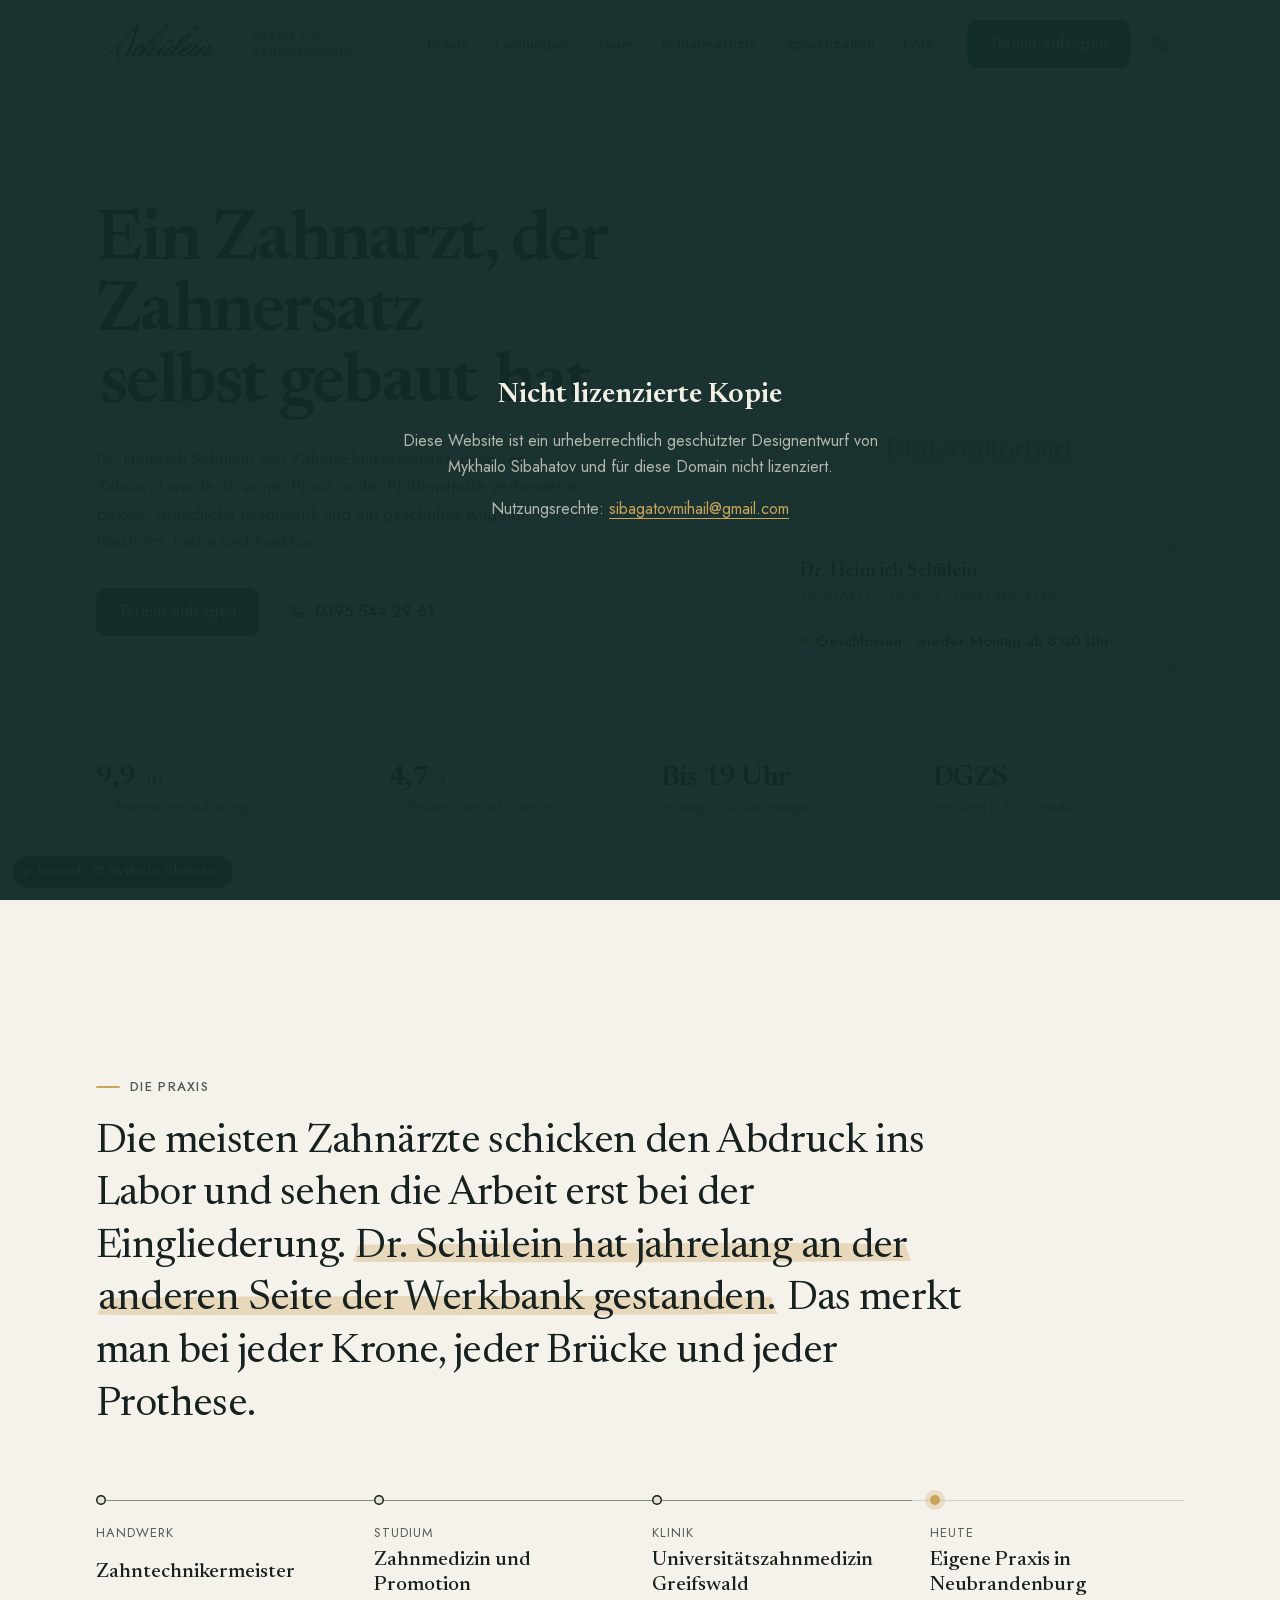
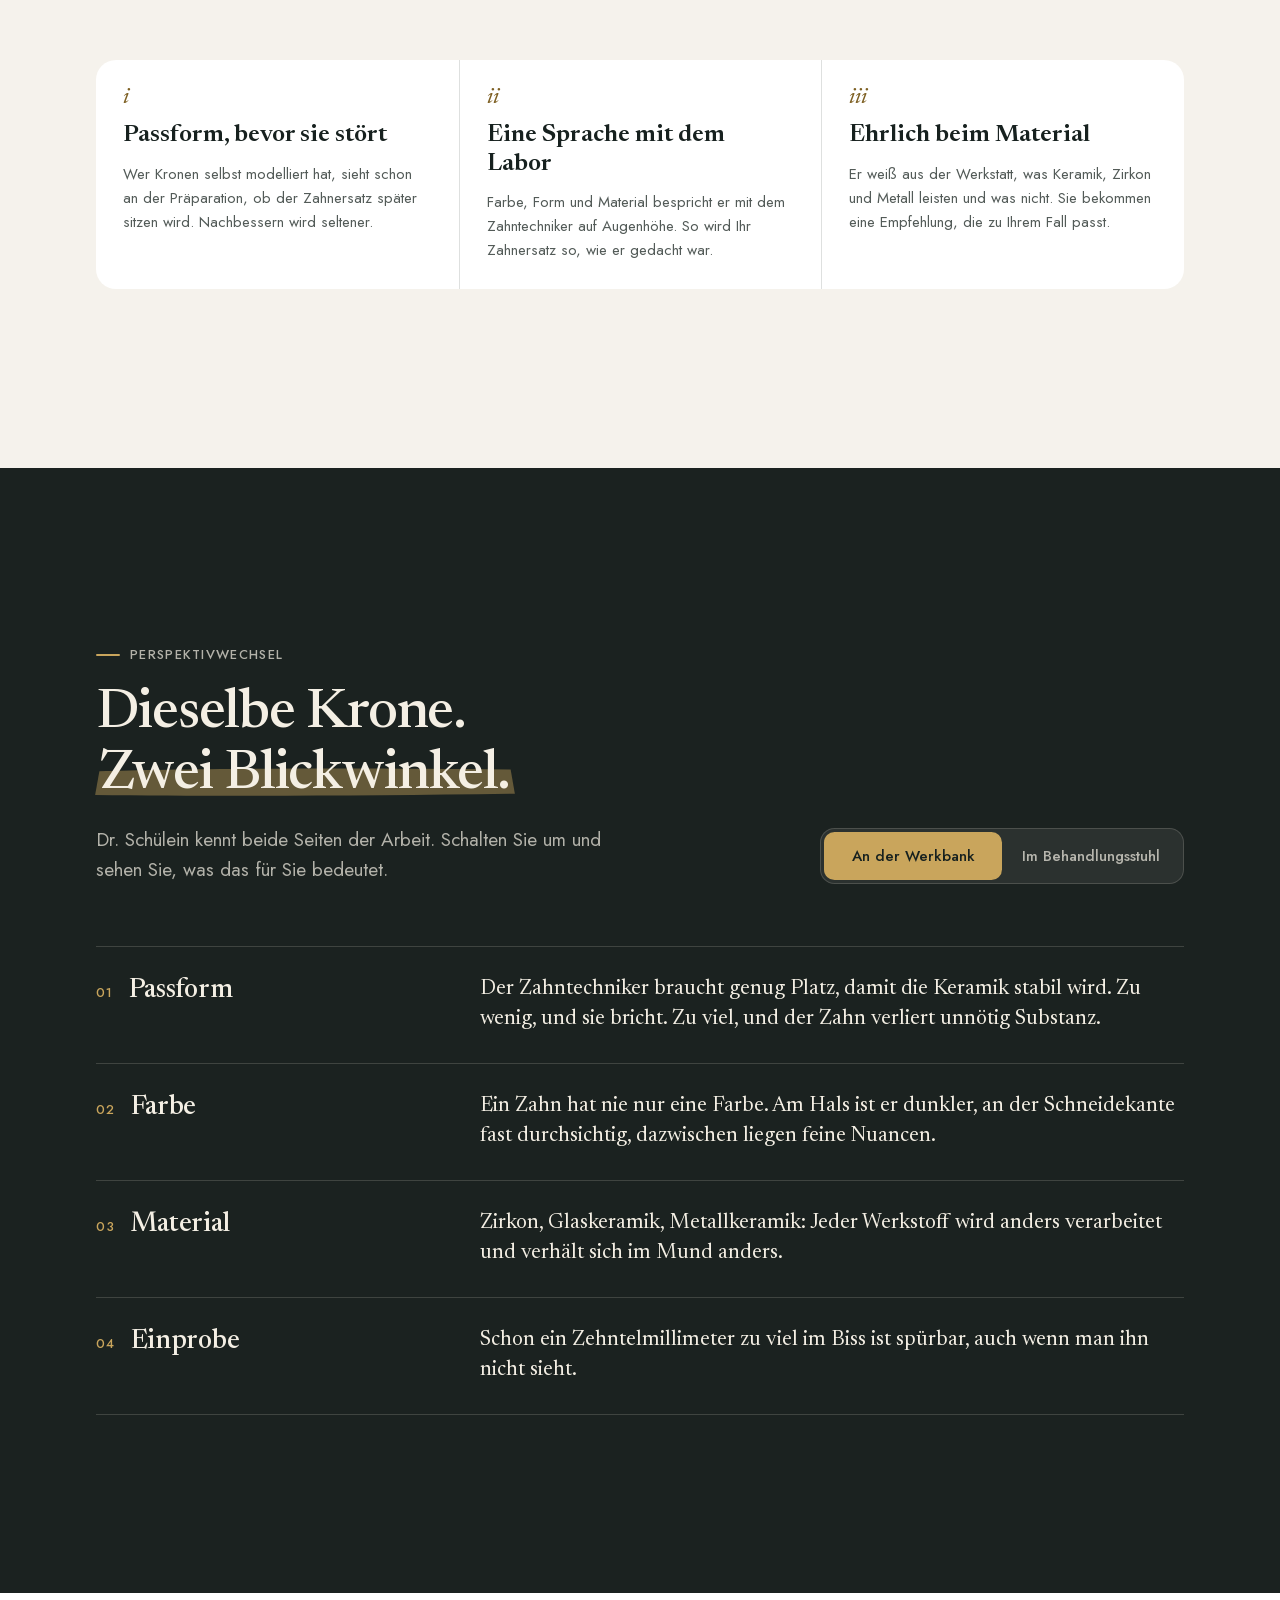
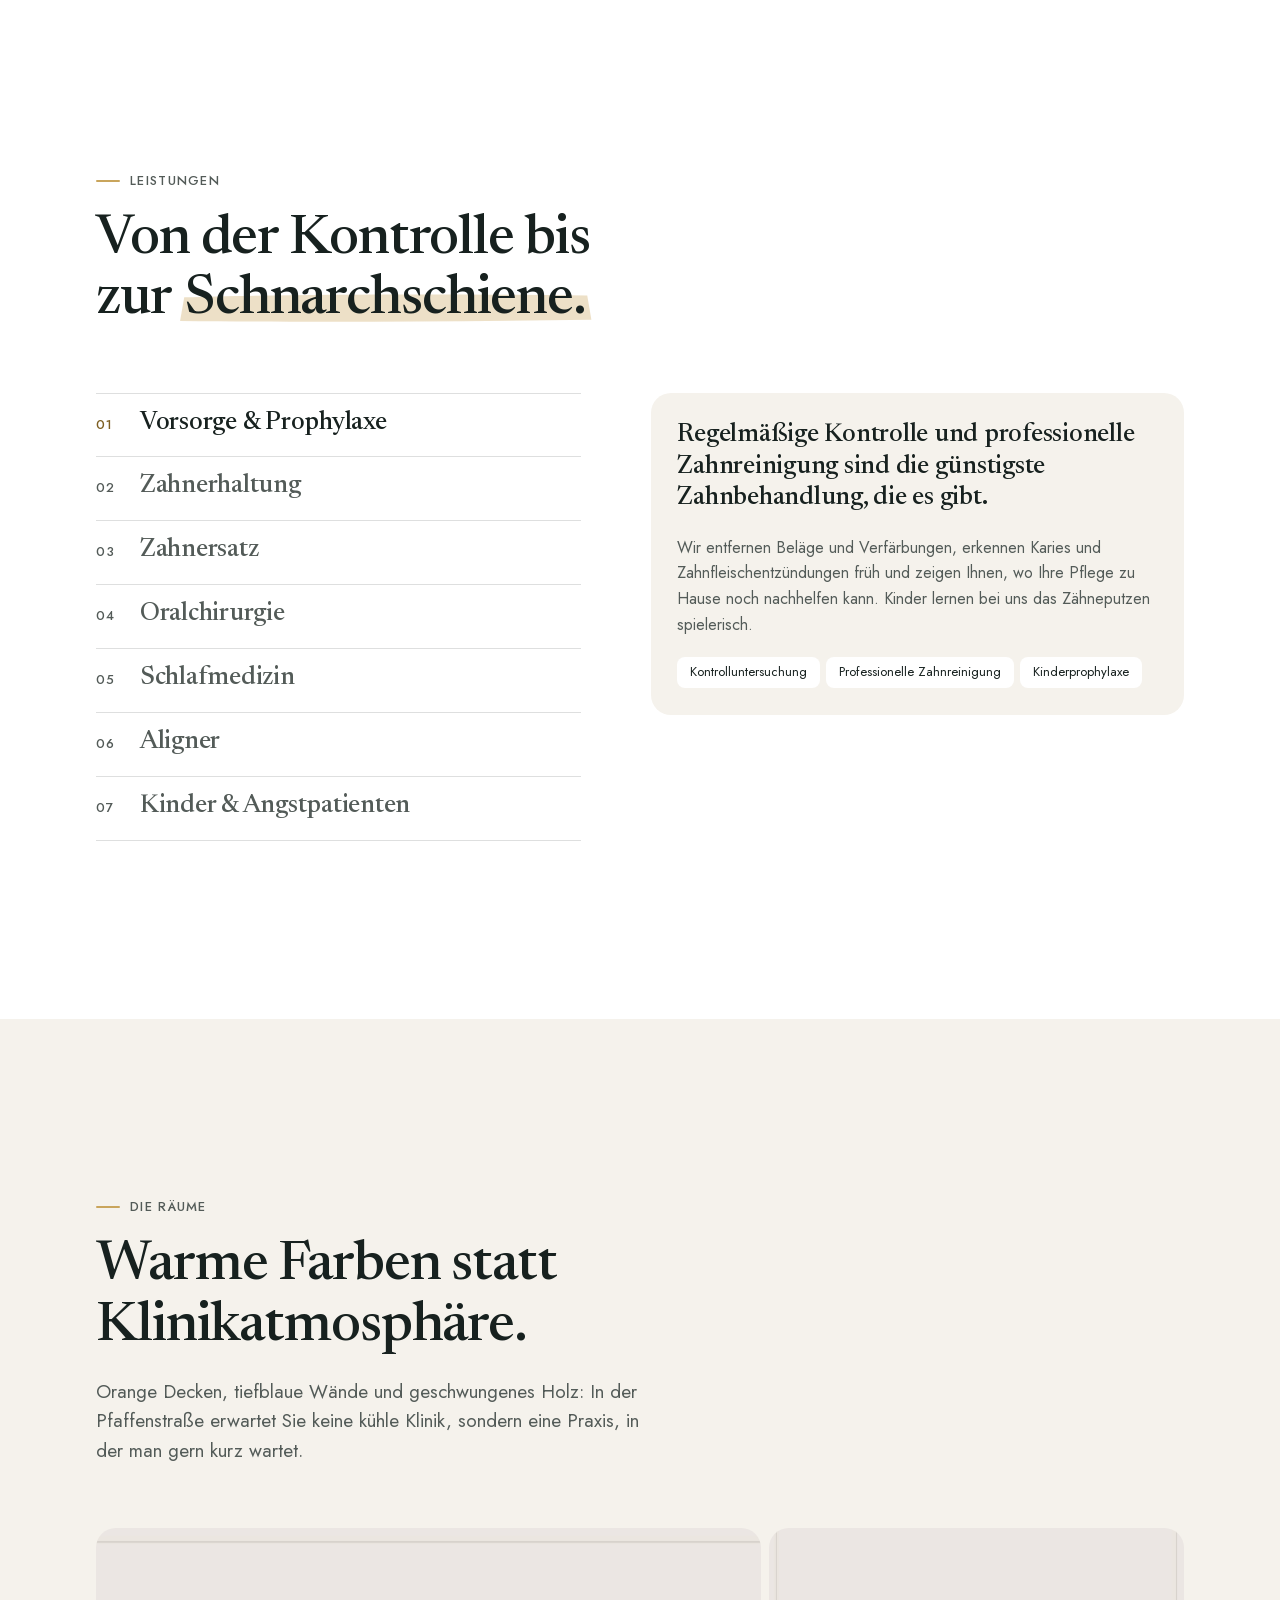
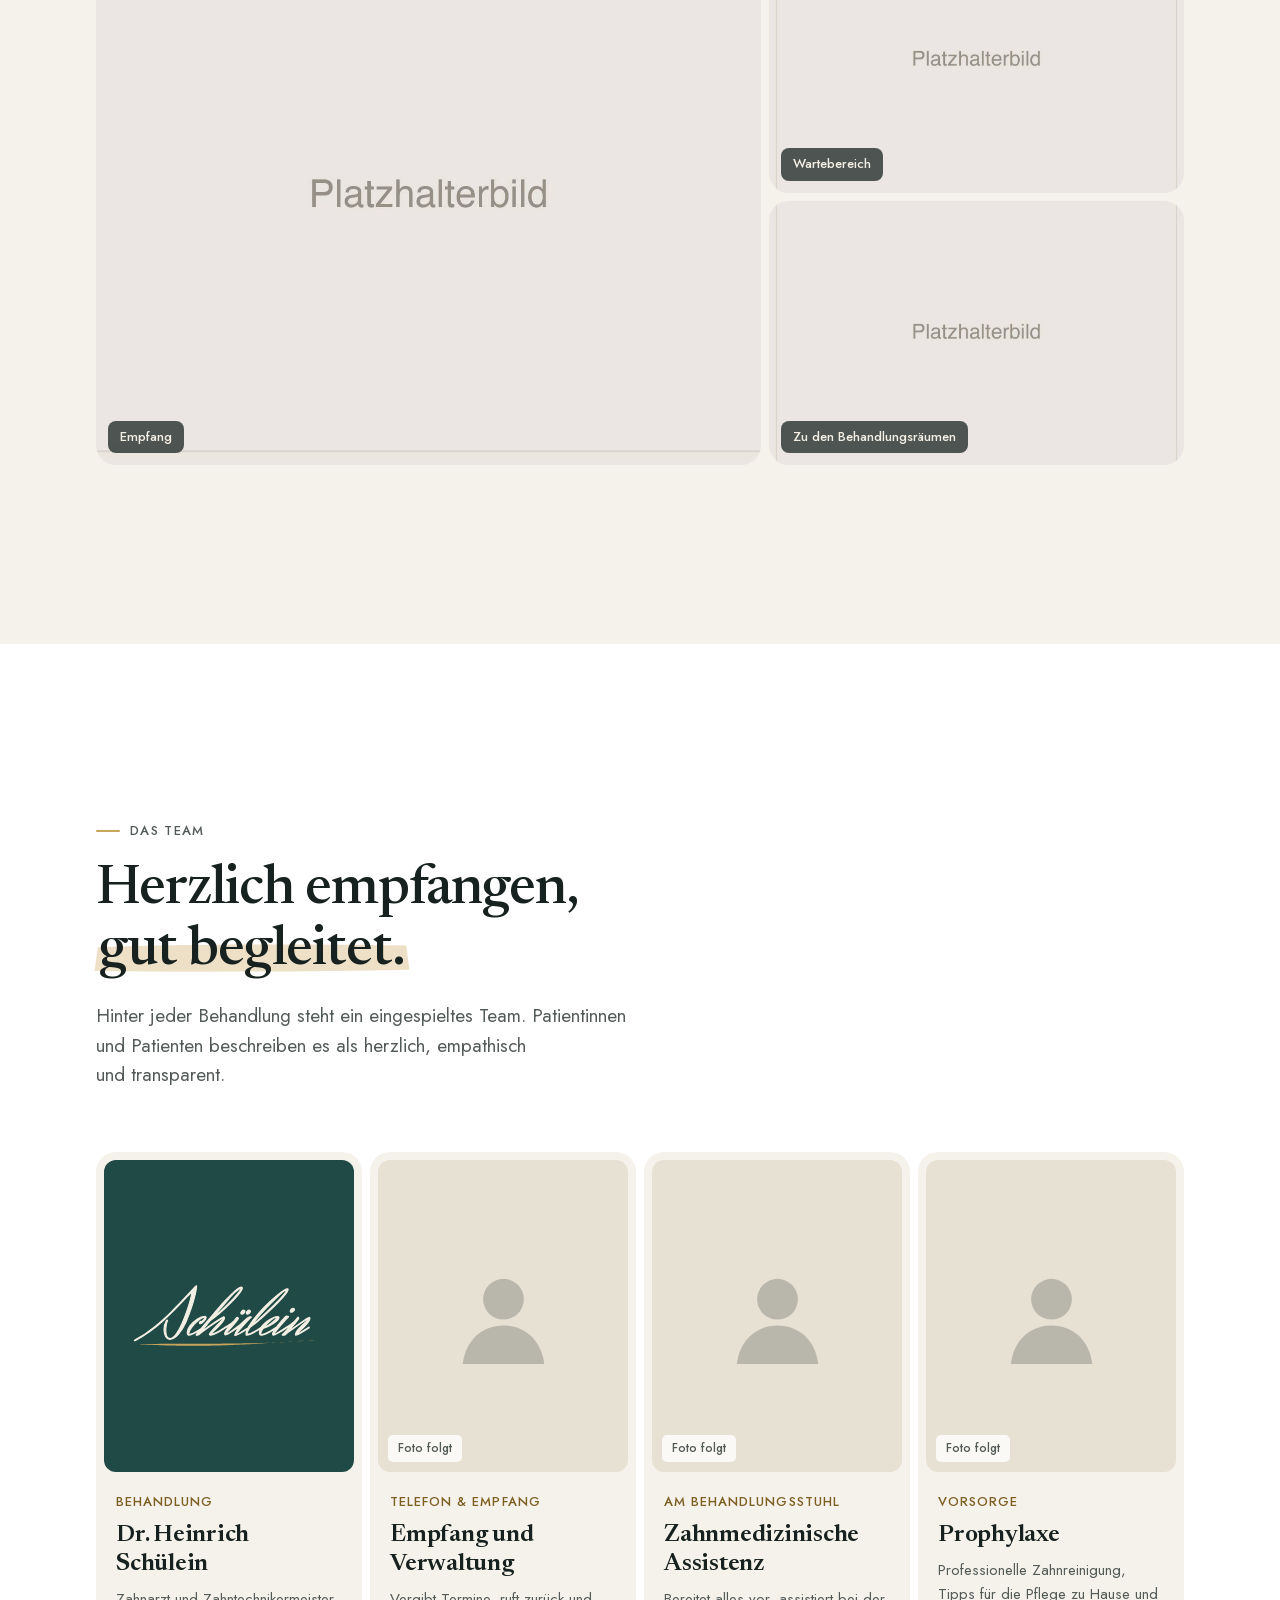
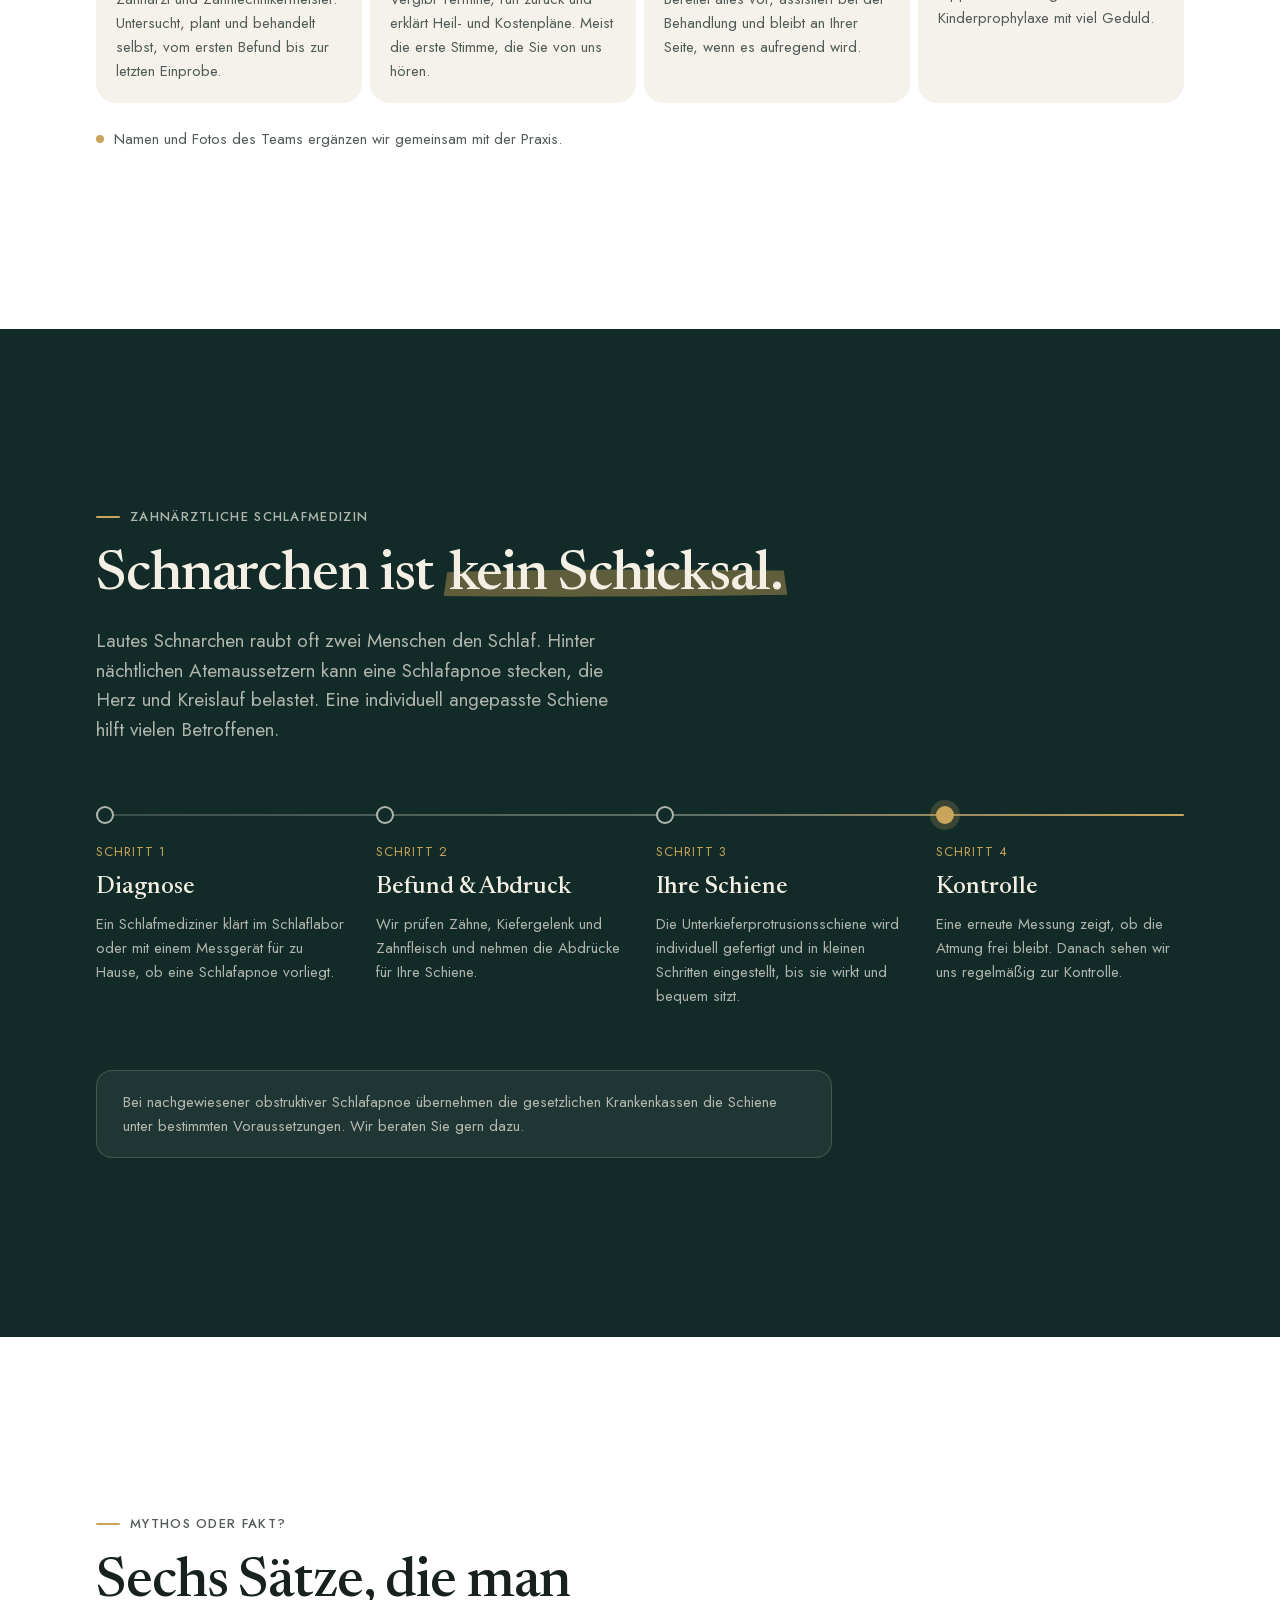
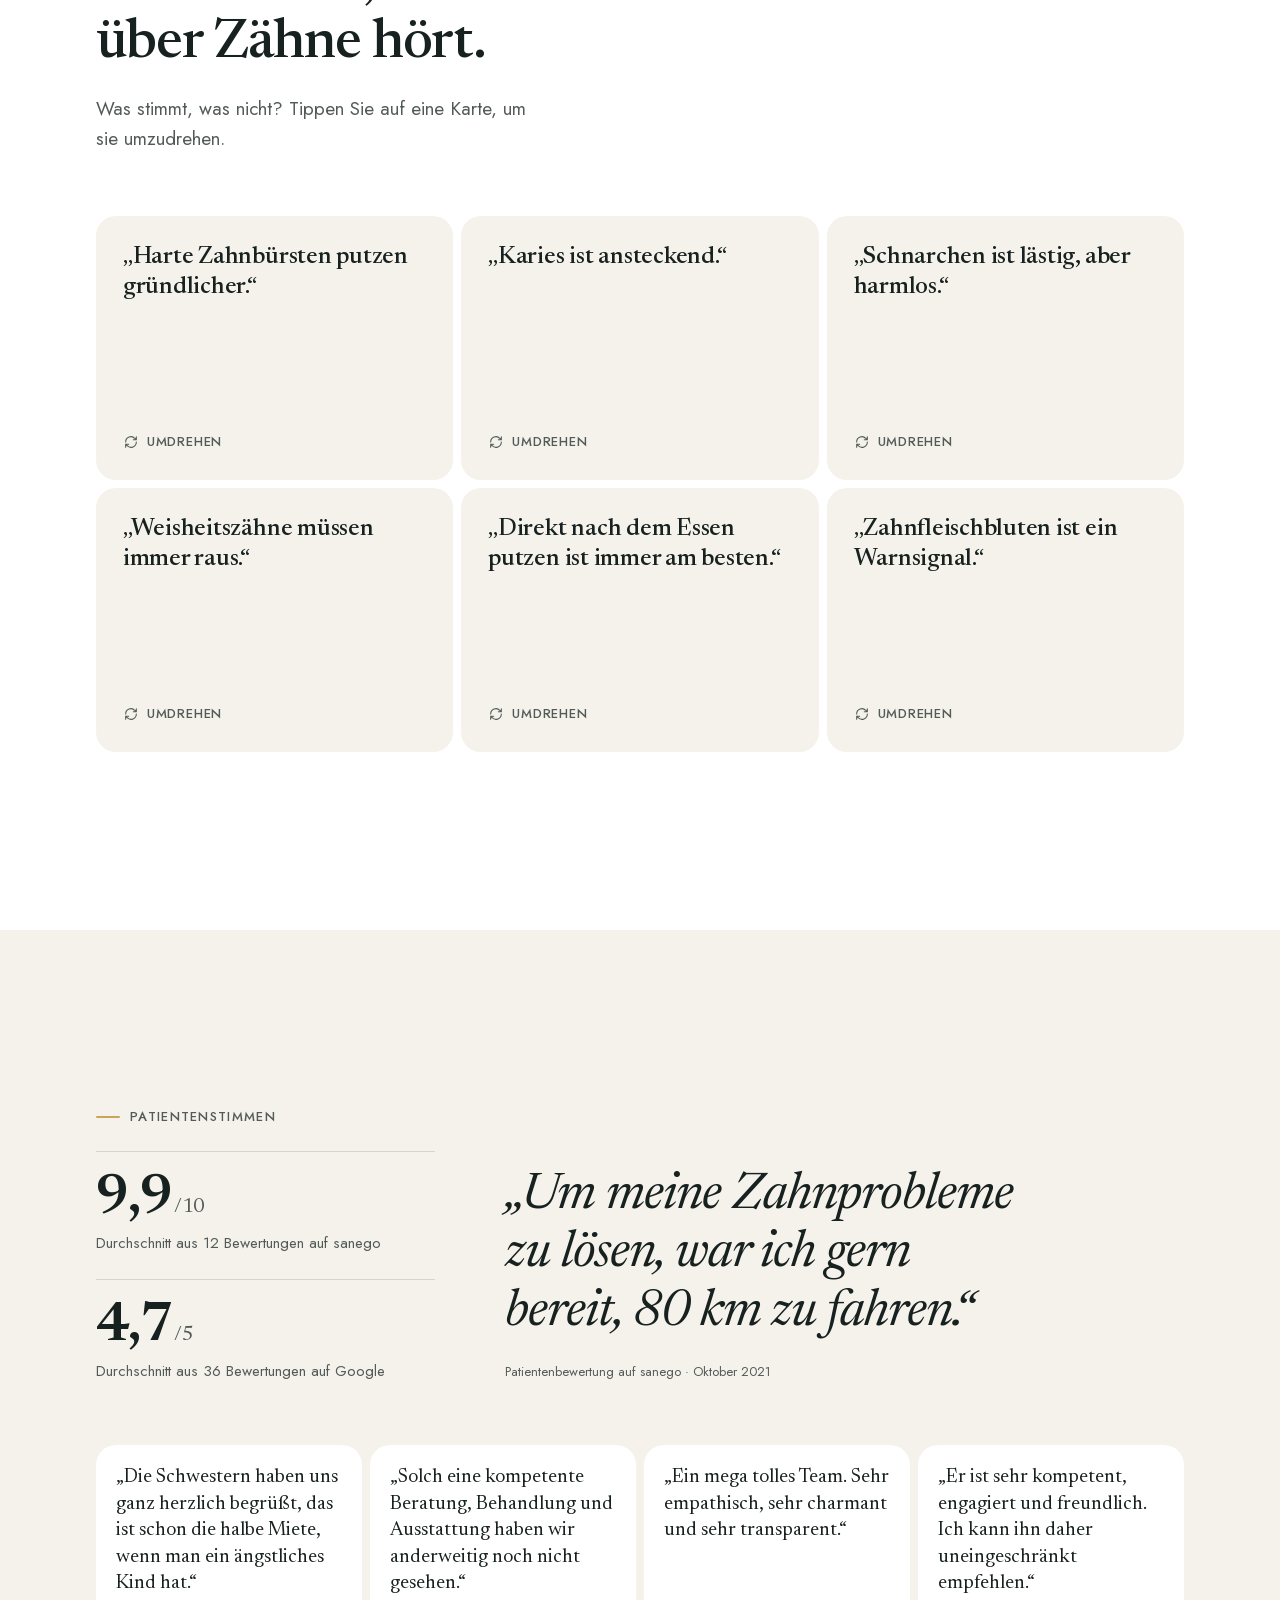
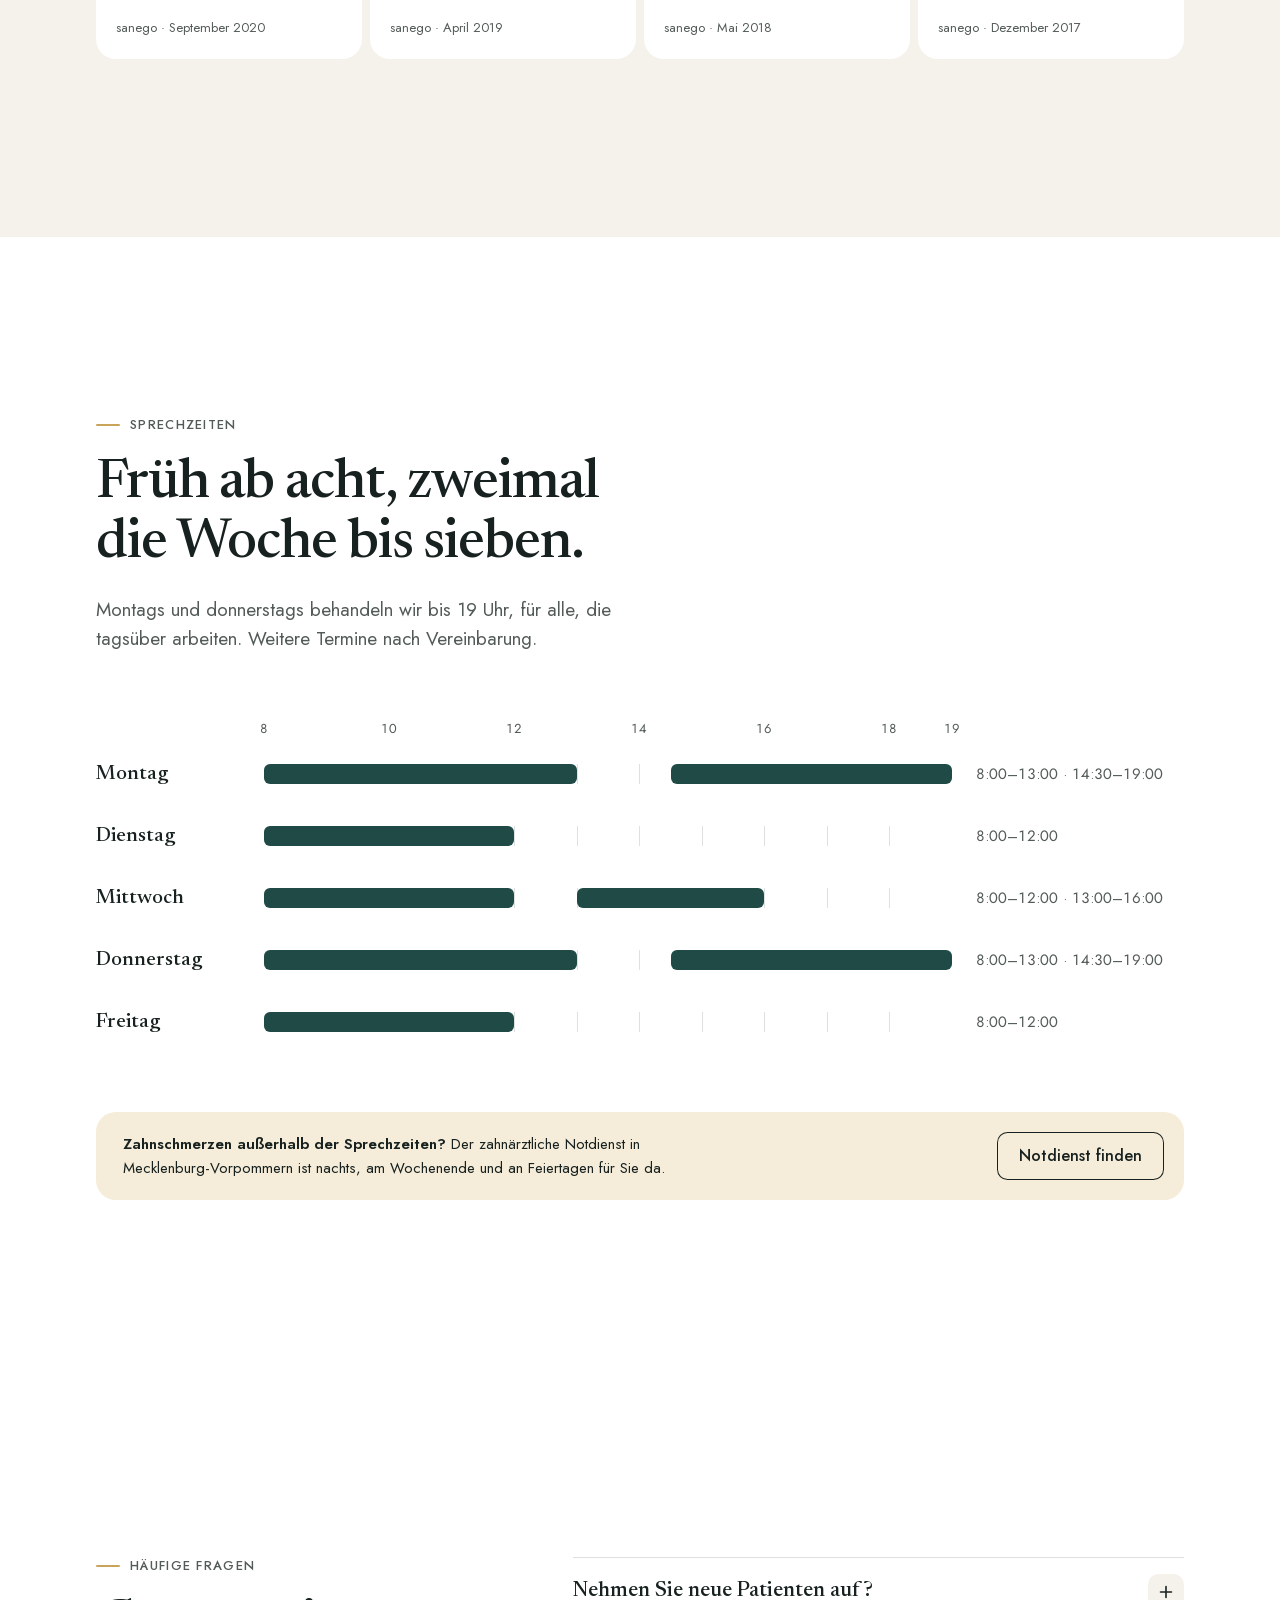
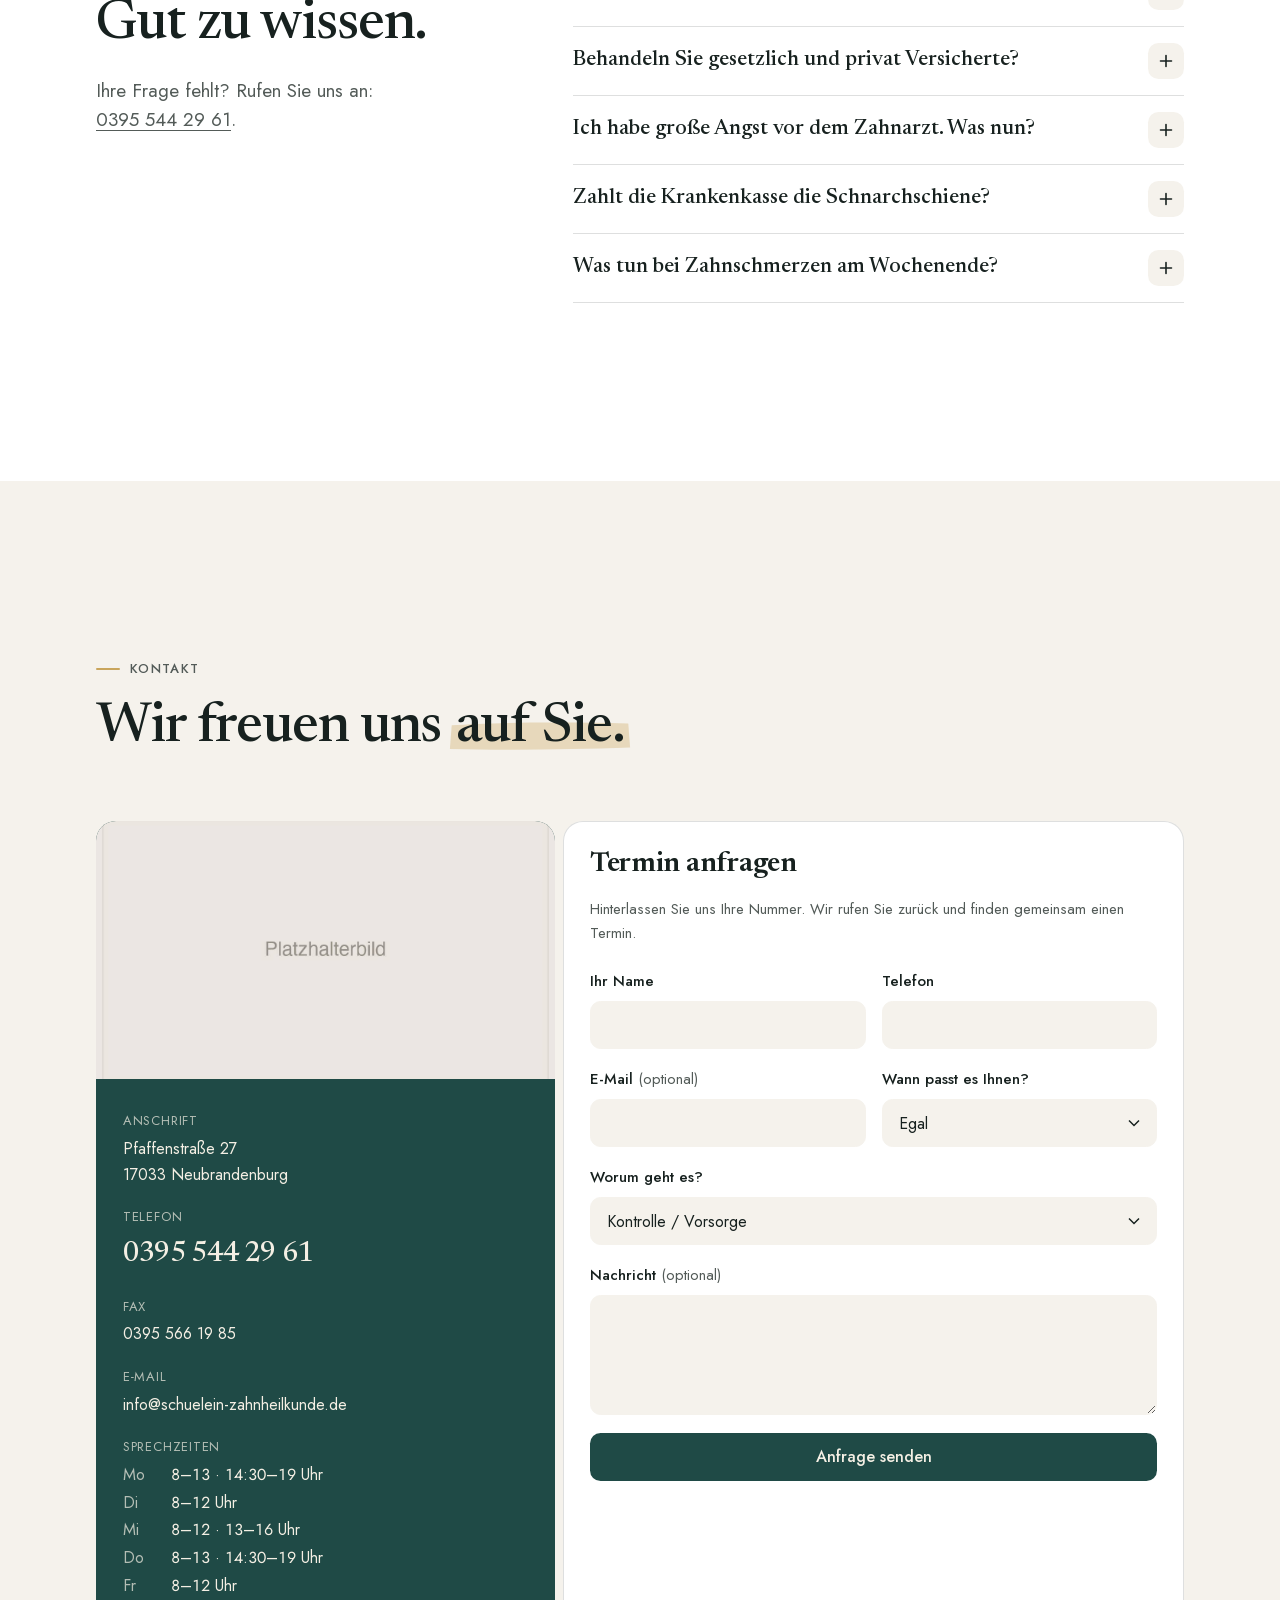
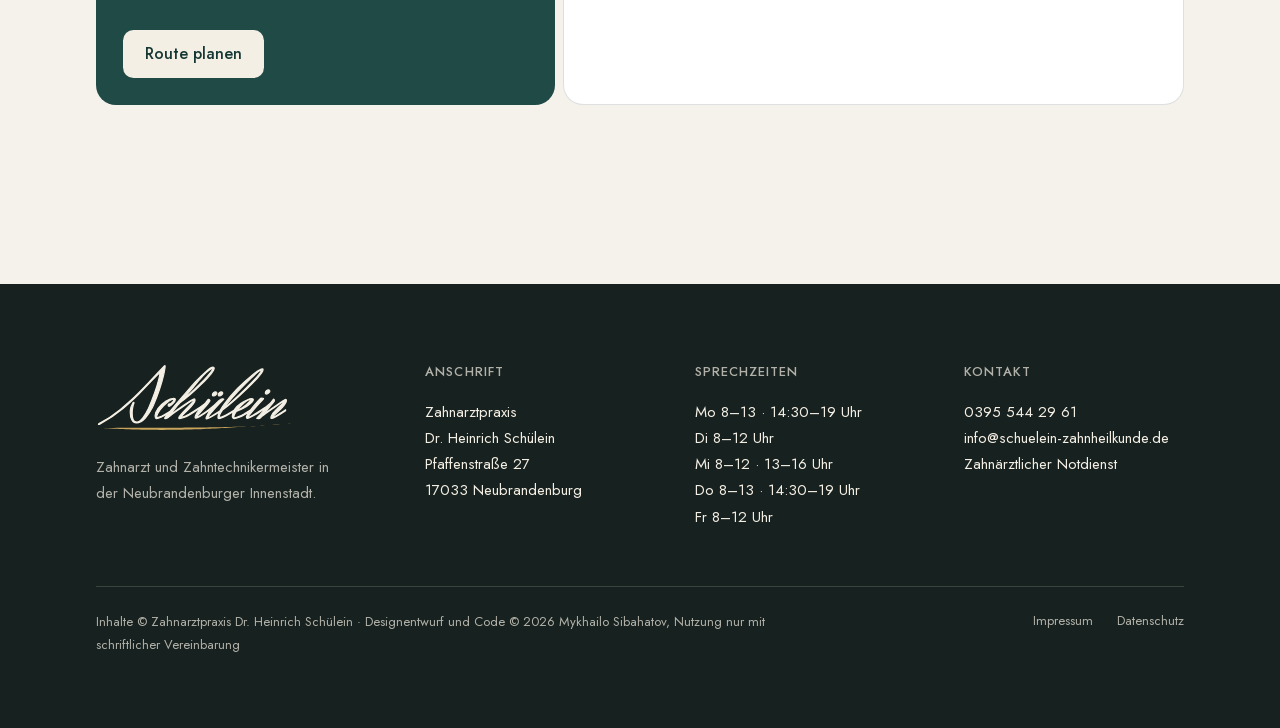
<file: index.html>
<!DOCTYPE html>
<!--
  Designentwurf „Zahnarztpraxis Dr. Heinrich Schülein“
  Gestaltung und Code © 2026 Mykhailo Sibahatov. Alle Rechte vorbehalten.
  Nur zur Ansicht. Kopieren, Veröffentlichen oder Weiterverwenden ohne schriftliche
  Vereinbarung ist nicht gestattet. Siehe LICENSE.
-->
<html lang="de">
<head>
  <meta charset="utf-8">
  <meta name="viewport" content="width=device-width, initial-scale=1, viewport-fit=cover">
  <title>Zahnarztpraxis Dr. Heinrich Schülein · Zahnarzt in Neubrandenburg</title>
  <meta name="description" content="Zahnarztpraxis Dr. Heinrich Schülein in der Neubrandenburger Innenstadt: Zahnarzt und Zahntechnikermeister. Vorsorge, Zahnerhaltung, Zahnersatz, Oralchirurgie und zahnärztliche Schlafmedizin. Pfaffenstraße 27, Tel. 0395 5442961.">
  <meta name="author" content="Mykhailo Sibahatov">
  <meta name="copyright" content="Gestaltung und Code © 2026 Mykhailo Sibahatov">
  <meta name="robots" content="noindex, nofollow">
  <meta name="theme-color" content="#FFFFFF">
  <link rel="icon" href="assets/logo-mark.svg" type="image/svg+xml">
  <link rel="apple-touch-icon" href="assets/apple-touch-icon.png">
  <link rel="preload" href="fonts/newsreader.woff2" as="font" type="font/woff2" crossorigin>
  <link rel="preload" href="fonts/jost-latin.woff2" as="font" type="font/woff2" crossorigin>
  <link rel="stylesheet" href="css/styles.css?v=20260924c">
  <script>
    /* freeze the viewport unit before first paint — refreshed on width change only */
    document.documentElement.classList.add('js');
    window.__vhPx = window.innerHeight;
    document.documentElement.style.setProperty('--vh', (window.__vhPx * 0.01) + 'px');
  </script>
  <script src="js/main.js?v=20260924c" defer></script>
</head>
<body>
  <svg width="0" height="0" style="position:absolute" aria-hidden="true">
    <symbol id="sig" viewBox="0 9 342 115">
      <path class="sig__name" d="M67 105.88Q71.56 105.88 77.08 98.56Q82.6 91.24 87.28 80.5Q91.96 69.76 95.98 58.36Q100 46.96 102.28 38.02Q104.56 29.08 104.56 27.4Q104.56 25.72 104.32 25.72Q103.24 25.72 90.64 38.98Q78.04 52.24 70.6 59.68Q63.16 67.12 53.2 76.24Q32.56 94.96 6.16 109.48Q5.44 109.84 4.72 109.84Q4 109.84 4 109.36Q4 108.88 4.84 108.52Q22.6 99.4 40 85.12Q57.88 70.36 68.92 59.14Q79.96 47.92 85.72 41.8Q91.48 35.68 99.46 27.16Q107.44 18.64 111.64 14.2Q112.36 13.48 112.84 13.48Q113.32 13.48 113.32 14.2Q113.32 17.92 111.04 28.12Q108.76 38.32 104.32 51.82Q99.88 65.32 94.36 77.8Q88.84 90.28 81.28 98.86Q73.72 107.44 66.16 107.44Q61.48 107.44 58.78 102.58Q56.08 97.72 56.08 89.86Q56.08 82 59.92 75.4Q60.88 73.72 61.6 73.72Q62.2 73.72 62.44 74.68Q61.24 76.72 60.28 81.7Q59.32 86.68 59.32 91.72Q59.32 105.88 67 105.88ZM121.12 76.72Q127.84 71.44 127.84 68.92Q127.84 68.56 127.24 68.56Q123.4 68.56 116.68 73.96Q109.96 79.36 104.74 86.38Q99.52 93.4 99.52 97.48Q99.52 98.56 100.6 98.56Q105.04 98.56 118.12 90.4L125.32 85.72L125.44 87.28Q122.44 89.2 118.6 91.6Q104.68 100.24 99.28 100.24Q96.88 100.24 96.88 95.2Q96.88 90.16 101.8 83.5Q106.72 76.84 114.16 71.92Q121.6 67 127.72 67Q130.12 67 130.12 68.92Q130.12 71.56 125.98 75.88Q121.84 80.2 120.04 80.2Q118.24 80.2 118.24 78.88Q118.24 78.04 118.84 76.96Q119.44 75.88 120.04 75.88Q120.64 75.88 121.12 76.72ZM159.4 48.88 142 69.16Q151.48 62.8 171.16 42.76Q190.84 22.72 190.84 18.88Q190.84 18.28 190.24 18.28Q189.64 18.28 188.92 18.64Q181.12 22.96 169.96 36.28Q169.48 36.76 164.98 42.22Q160.48 47.68 159.4 48.88ZM193.72 17.56Q193.72 23.2 172.9 43.9Q152.08 64.6 138.04 73.84L136.12 76.12Q133.12 78.88 124 91.12Q123.28 92.32 123.28 92.44Q123.28 92.56 123.46 92.56Q123.64 92.56 124.84 91.78Q126.04 91 133.84 85.36Q151.84 72.28 160.12 68.2Q160.84 67.96 161.08 67.96Q162.4 67.96 162.4 70.18Q162.4 72.4 158.92 77.02Q155.44 81.64 151.24 85.6Q139.96 96.28 139.96 97.6Q139.96 98.32 140.44 98.32Q147.16 96.16 152.2 93.16L163.96 85.72L164.08 87.28Q151.48 95.68 145.3 97.96Q139.12 100.24 137.38 100.24Q135.64 100.24 135.64 99.16Q135.64 97 141.76 90.52Q147.88 84.04 153.94 77.86Q160 71.68 160 70.48Q160 70.24 159.64 70.24Q158.08 70.24 144.76 79.24Q131.44 88.24 124.78 93.34Q118.12 98.44 117.4 99.22Q116.68 100 113.68 100.36Q112.48 100.36 112.48 99.76Q112.48 99.16 114.16 96.88Q122.8 86.32 142 63.94Q161.2 41.56 162.64 40.18Q164.08 38.8 166.78 36.04Q169.48 33.28 171.58 31.18Q173.68 29.08 176.98 26.02Q180.28 22.96 182.68 20.92Q188.8 15.88 191.68 15.88Q192.52 15.88 193.12 16.42Q193.72 16.96 193.72 17.56ZM192.76 63.28Q190.72 63.28 190.72 61.42Q190.72 59.56 192.52 57.88Q194.32 56.2 195.58 56.2Q196.84 56.2 197.5 56.92Q198.16 57.64 198.16 58.6Q198.16 59.56 196.48 61.42Q194.8 63.28 192.76 63.28ZM202.36 63.28Q200.32 63.28 200.32 61.42Q200.32 59.56 202.12 57.88Q203.92 56.2 205.18 56.2Q206.44 56.2 207.1 56.92Q207.76 57.64 207.76 58.6Q207.76 59.56 206.08 61.42Q204.4 63.28 202.36 63.28ZM179.8 74.08Q180.88 72.76 182.32 70.72Q183.76 68.68 184.72 68.68Q185.68 68.68 186.76 70.48Q186.76 72.64 175.9 84.64Q165.04 96.64 165.04 97.72Q165.04 97.96 165.76 97.96Q166.48 97.96 174.16 93.04Q190.24 82.72 201.88 70.36Q204.76 67.72 206.92 67.72Q207.04 67.72 207.16 67.72Q209.44 67.84 209.44 68.32L209.32 68.56Q204.16 73.36 193.96 84.76Q183.76 96.16 183.76 98.2Q183.76 98.68 184.54 98.68Q185.32 98.68 200.92 88.84L205.84 85.72L205.96 87.16Q204.52 88.12 202.24 89.56Q184.36 100.84 181.36 100.84Q180.28 100.84 180.28 99.64Q180.28 98.44 183.22 92.8Q186.16 87.16 187.48 85.6L185.56 86.68Q167.44 99.64 163.84 99.64Q162.4 99.64 162.4 98.02Q162.4 96.4 163.72 93.82Q165.04 91.24 166.18 89.68Q167.32 88.12 169.6 85.42Q171.88 82.72 172 82.6L162.64 88.12L162.28 86.8L166.36 84.28Q176.8 77.56 179.8 74.08ZM270.52 21.04Q266.92 21.04 244 44.08Q221.08 67.12 209.2 83.56Q220.24 75.16 245.5 50.62Q270.76 26.08 270.76 21.4Q270.76 21.16 270.52 21.04ZM272.8 18.88Q273.88 18.88 273.88 20.2Q273.88 25.96 248.14 50.86Q222.4 75.76 207.28 86.32Q202 93.88 202 97.24Q202 98.32 202.48 98.32Q207.4 98.32 220.12 90.4L227.32 85.72L227.44 87.28Q224.44 89.2 220.6 91.6Q206.68 100.24 201.28 100.24Q199.84 100.24 199.84 97.96Q199.84 91 209.56 77.38Q219.28 63.76 231.82 50.98Q244.36 38.2 256.42 28.54Q268.48 18.88 272.8 18.88ZM253.6 69.16Q253.6 68.8 253.12 68.8Q249.88 68.8 243.04 74.44Q236.2 80.08 231.16 86.8Q237.16 84.88 245.38 78.16Q253.6 71.44 253.6 69.16ZM225.88 97.48Q225.88 99.04 227.08 99.04Q228.52 99.04 233.56 97.06Q238.6 95.08 241.84 93.16L253.6 85.72L253.72 87.28Q241.12 95.68 234.94 97.96Q228.76 100.24 226.72 100.24Q223.36 100.24 223.36 96.04Q223.36 90.4 227.44 84.76Q231.52 79.12 236.98 75.52Q242.44 71.92 247.54 69.64Q252.64 67.36 255.28 67.36Q257.92 67.36 257.92 69.16Q257.92 73.6 247.42 79.96Q236.92 86.32 229.96 88.36Q225.88 94.24 225.88 97.48ZM279.52 60.04Q277.48 60.04 277.48 58.18Q277.48 56.32 279.28 54.64Q281.08 52.96 282.34 52.96Q283.6 52.96 284.26 53.68Q284.92 54.4 284.92 55.36Q284.92 56.32 283.24 58.18Q281.56 60.04 279.52 60.04ZM249.16 97.96Q250.48 94.96 259.78 84.28Q269.08 73.6 273.88 68.8Q274.6 67.84 274.6 67.42Q274.6 67 273.64 66.88L270.88 66.64Q269.92 66.64 269.08 67.6Q260.92 75.88 253.66 85.66Q246.4 95.44 246.4 97.78Q246.4 100.12 247.84 100.12Q249.76 100.12 255.64 96.94Q261.52 93.76 266.44 90.52L271.36 87.28L271.24 85.72Q251.92 98.44 249.76 98.44Q249.16 98.44 249.16 97.96ZM269.92 88.24 269.56 86.8 273.52 84.28Q282.52 78.28 284.8 75.82Q287.08 73.36 287.56 72.76Q290.68 68.8 291.04 68.32Q292.48 68.8 292.48 71.2Q290.08 74.68 286 79.54Q281.92 84.4 279.28 87.58Q276.64 90.76 276.64 91.24Q276.64 91.72 276.82 91.72Q277 91.72 278.62 90.46Q280.24 89.2 287.44 84.16Q301.96 74.08 305.92 71.38Q309.88 68.68 311.02 68.68Q312.16 68.68 312.16 71.02Q312.16 73.36 308.56 78.04Q304.96 82.72 300.64 86.68Q289.12 97.24 289.12 98.32Q289.12 98.44 289.6 98.44Q291.04 98.44 305.8 88.96L310.72 85.72L310.84 87.28Q291.52 100.12 287.32 100.12Q286.6 100.12 286.6 99.4Q286.6 94.96 292.18 88.9Q297.76 82.84 303.28 77.98Q308.8 73.12 308.8 71.56Q308.8 71.32 308.56 71.32Q305.08 73 292.42 81.94Q279.76 90.88 277.6 92.44Q271.96 96.64 271.66 96.82Q271.36 97 270.4 98.08Q268.24 100.36 266.44 100.36Q263.56 100.12 263.44 100Q263.32 99.88 263.32 99.76Q263.32 99.64 265.36 97.48Q267.28 95.44 269.2 93.4Q275.56 86.32 277.96 83.32Z"/>
      <path class="sig__stroke" d="M14 115.77 L19.07 115.63 L24.14 115.56 L29.21 115.5 L34.28 115.46 L39.35 115.43 L44.42 115.4 L49.49 115.38 L54.55 115.35 L59.62 115.34 L64.69 115.32 L69.76 115.31 L74.83 115.29 L79.9 115.28 L84.97 115.27 L90.04 115.26 L95.11 115.25 L100.18 115.24 L105.25 115.22 L110.32 115.21 L115.39 115.19 L120.46 115.18 L125.53 115.16 L130.59 115.14 L135.66 115.11 L140.73 115.08 L145.8 115.05 L150.87 115.01 L155.94 114.97 L161.01 114.93 L166.08 114.87 L171.15 114.82 L176.22 114.76 L181.29 114.69 L186.36 114.62 L191.43 114.54 L196.5 114.45 L201.57 114.36 L206.63 114.26 L211.7 114.15 L216.77 114.04 L221.84 113.92 L226.91 113.8 L231.98 113.67 L237.05 113.56 L242.12 113.38 L247.19 113.12 L252.26 112.85 L257.33 112.58 L262.4 112.29 L267.47 112 L272.54 111.71 L277.61 111.4 L282.67 111.09 L287.74 110.77 L292.81 110.45 L297.88 110.12 L302.95 109.79 L308.02 109.45 L313.09 109.11 L318.16 108.76 L318.16 108.92 L313.09 109.26 L308.02 109.6 L302.95 109.94 L297.88 110.27 L292.81 110.6 L287.74 110.92 L282.67 111.24 L277.61 111.55 L272.54 111.86 L267.47 112.15 L262.4 112.44 L257.33 112.73 L252.26 113 L247.19 113.27 L242.12 113.53 L237.05 113.86 L231.98 114.23 L226.91 114.58 L221.84 114.91 L216.77 115.23 L211.7 115.53 L206.63 115.83 L201.57 116.11 L196.5 116.37 L191.43 116.63 L186.36 116.87 L181.29 117.1 L176.22 117.32 L171.15 117.52 L166.08 117.71 L161.01 117.88 L155.94 118.04 L150.87 118.18 L145.8 118.31 L140.73 118.42 L135.66 118.51 L130.59 118.6 L125.53 118.66 L120.46 118.71 L115.39 118.74 L110.32 118.76 L105.25 118.76 L100.18 118.74 L95.11 118.71 L90.04 118.66 L84.97 118.59 L79.9 118.51 L74.83 118.41 L69.76 118.3 L64.69 118.17 L59.62 118.03 L54.55 117.87 L49.49 117.69 L44.42 117.5 L39.35 117.29 L34.28 117.07 L29.21 116.83 L24.14 116.57 L19.07 116.28 L14 115.92Z"/>
    </symbol>
    <symbol id="i-phone" viewBox="0 0 24 24"><path fill="none" stroke="currentColor" stroke-width="1.6" stroke-linejoin="round" d="M5 3.5h3.2l1.6 4.2-2.1 1.3a11 11 0 0 0 5.3 5.3l1.3-2.1 4.2 1.6V17a2.5 2.5 0 0 1-2.5 2.5A15 15 0 0 1 2.5 6 2.5 2.5 0 0 1 5 3.5z"/></symbol>
    <symbol id="i-star" viewBox="0 0 24 24"><path fill="currentColor" d="M12 2.8l2.8 5.9 6.4.8-4.7 4.4 1.2 6.4L12 17.2l-5.7 3.1 1.2-6.4-4.7-4.4 6.4-.8z"/></symbol>
    <symbol id="i-plus" viewBox="0 0 14 14"><path d="M7 1.5v11M1.5 7h11" fill="none" stroke="currentColor" stroke-width="1.6" stroke-linecap="round"/></symbol>
    <symbol id="i-check" viewBox="0 0 24 24"><path d="M4.5 12.5l5 5 10-11" fill="none" stroke="currentColor" stroke-width="2"/></symbol>
    <symbol id="i-arrow" viewBox="0 0 24 24"><path d="M5 12h14M13 6l6 6-6 6" fill="none" stroke="currentColor" stroke-width="1.7" stroke-linecap="round" stroke-linejoin="round"/></symbol>
    <symbol id="i-person" viewBox="0 0 24 24"><circle cx="12" cy="8.5" r="4.25" fill="currentColor"/><path d="M3.5 22c.6-4.9 4-8 8.5-8s7.9 3.1 8.5 8z" fill="currentColor"/></symbol>
    <symbol id="i-turn" viewBox="0 0 24 24"><path d="M4 12a8 8 0 0 1 13.7-5.6L20 8.5M20 4v4.5h-4.5M20 12a8 8 0 0 1-13.7 5.6L4 15.5M4 20v-4.5h4.5" fill="none" stroke="currentColor" stroke-width="1.6" stroke-linecap="round" stroke-linejoin="round"/></symbol>
  </svg>

  <!-- Preloader: the signature writes itself, then the brass pen stroke -->
  <div class="preloader" aria-hidden="true">
    <svg class="preloader__sig" viewBox="0 9 342 115">
      <path class="preloader__name" pathLength="1" d="M67 105.88Q71.56 105.88 77.08 98.56Q82.6 91.24 87.28 80.5Q91.96 69.76 95.98 58.36Q100 46.96 102.28 38.02Q104.56 29.08 104.56 27.4Q104.56 25.72 104.32 25.72Q103.24 25.72 90.64 38.98Q78.04 52.24 70.6 59.68Q63.16 67.12 53.2 76.24Q32.56 94.96 6.16 109.48Q5.44 109.84 4.72 109.84Q4 109.84 4 109.36Q4 108.88 4.84 108.52Q22.6 99.4 40 85.12Q57.88 70.36 68.92 59.14Q79.96 47.92 85.72 41.8Q91.48 35.68 99.46 27.16Q107.44 18.64 111.64 14.2Q112.36 13.48 112.84 13.48Q113.32 13.48 113.32 14.2Q113.32 17.92 111.04 28.12Q108.76 38.32 104.32 51.82Q99.88 65.32 94.36 77.8Q88.84 90.28 81.28 98.86Q73.72 107.44 66.16 107.44Q61.48 107.44 58.78 102.58Q56.08 97.72 56.08 89.86Q56.08 82 59.92 75.4Q60.88 73.72 61.6 73.72Q62.2 73.72 62.44 74.68Q61.24 76.72 60.28 81.7Q59.32 86.68 59.32 91.72Q59.32 105.88 67 105.88ZM121.12 76.72Q127.84 71.44 127.84 68.92Q127.84 68.56 127.24 68.56Q123.4 68.56 116.68 73.96Q109.96 79.36 104.74 86.38Q99.52 93.4 99.52 97.48Q99.52 98.56 100.6 98.56Q105.04 98.56 118.12 90.4L125.32 85.72L125.44 87.28Q122.44 89.2 118.6 91.6Q104.68 100.24 99.28 100.24Q96.88 100.24 96.88 95.2Q96.88 90.16 101.8 83.5Q106.72 76.84 114.16 71.92Q121.6 67 127.72 67Q130.12 67 130.12 68.92Q130.12 71.56 125.98 75.88Q121.84 80.2 120.04 80.2Q118.24 80.2 118.24 78.88Q118.24 78.04 118.84 76.96Q119.44 75.88 120.04 75.88Q120.64 75.88 121.12 76.72ZM159.4 48.88 142 69.16Q151.48 62.8 171.16 42.76Q190.84 22.72 190.84 18.88Q190.84 18.28 190.24 18.28Q189.64 18.28 188.92 18.64Q181.12 22.96 169.96 36.28Q169.48 36.76 164.98 42.22Q160.48 47.68 159.4 48.88ZM193.72 17.56Q193.72 23.2 172.9 43.9Q152.08 64.6 138.04 73.84L136.12 76.12Q133.12 78.88 124 91.12Q123.28 92.32 123.28 92.44Q123.28 92.56 123.46 92.56Q123.64 92.56 124.84 91.78Q126.04 91 133.84 85.36Q151.84 72.28 160.12 68.2Q160.84 67.96 161.08 67.96Q162.4 67.96 162.4 70.18Q162.4 72.4 158.92 77.02Q155.44 81.64 151.24 85.6Q139.96 96.28 139.96 97.6Q139.96 98.32 140.44 98.32Q147.16 96.16 152.2 93.16L163.96 85.72L164.08 87.28Q151.48 95.68 145.3 97.96Q139.12 100.24 137.38 100.24Q135.64 100.24 135.64 99.16Q135.64 97 141.76 90.52Q147.88 84.04 153.94 77.86Q160 71.68 160 70.48Q160 70.24 159.64 70.24Q158.08 70.24 144.76 79.24Q131.44 88.24 124.78 93.34Q118.12 98.44 117.4 99.22Q116.68 100 113.68 100.36Q112.48 100.36 112.48 99.76Q112.48 99.16 114.16 96.88Q122.8 86.32 142 63.94Q161.2 41.56 162.64 40.18Q164.08 38.8 166.78 36.04Q169.48 33.28 171.58 31.18Q173.68 29.08 176.98 26.02Q180.28 22.96 182.68 20.92Q188.8 15.88 191.68 15.88Q192.52 15.88 193.12 16.42Q193.72 16.96 193.72 17.56ZM192.76 63.28Q190.72 63.28 190.72 61.42Q190.72 59.56 192.52 57.88Q194.32 56.2 195.58 56.2Q196.84 56.2 197.5 56.92Q198.16 57.64 198.16 58.6Q198.16 59.56 196.48 61.42Q194.8 63.28 192.76 63.28ZM202.36 63.28Q200.32 63.28 200.32 61.42Q200.32 59.56 202.12 57.88Q203.92 56.2 205.18 56.2Q206.44 56.2 207.1 56.92Q207.76 57.64 207.76 58.6Q207.76 59.56 206.08 61.42Q204.4 63.28 202.36 63.28ZM179.8 74.08Q180.88 72.76 182.32 70.72Q183.76 68.68 184.72 68.68Q185.68 68.68 186.76 70.48Q186.76 72.64 175.9 84.64Q165.04 96.64 165.04 97.72Q165.04 97.96 165.76 97.96Q166.48 97.96 174.16 93.04Q190.24 82.72 201.88 70.36Q204.76 67.72 206.92 67.72Q207.04 67.72 207.16 67.72Q209.44 67.84 209.44 68.32L209.32 68.56Q204.16 73.36 193.96 84.76Q183.76 96.16 183.76 98.2Q183.76 98.68 184.54 98.68Q185.32 98.68 200.92 88.84L205.84 85.72L205.96 87.16Q204.52 88.12 202.24 89.56Q184.36 100.84 181.36 100.84Q180.28 100.84 180.28 99.64Q180.28 98.44 183.22 92.8Q186.16 87.16 187.48 85.6L185.56 86.68Q167.44 99.64 163.84 99.64Q162.4 99.64 162.4 98.02Q162.4 96.4 163.72 93.82Q165.04 91.24 166.18 89.68Q167.32 88.12 169.6 85.42Q171.88 82.72 172 82.6L162.64 88.12L162.28 86.8L166.36 84.28Q176.8 77.56 179.8 74.08ZM270.52 21.04Q266.92 21.04 244 44.08Q221.08 67.12 209.2 83.56Q220.24 75.16 245.5 50.62Q270.76 26.08 270.76 21.4Q270.76 21.16 270.52 21.04ZM272.8 18.88Q273.88 18.88 273.88 20.2Q273.88 25.96 248.14 50.86Q222.4 75.76 207.28 86.32Q202 93.88 202 97.24Q202 98.32 202.48 98.32Q207.4 98.32 220.12 90.4L227.32 85.72L227.44 87.28Q224.44 89.2 220.6 91.6Q206.68 100.24 201.28 100.24Q199.84 100.24 199.84 97.96Q199.84 91 209.56 77.38Q219.28 63.76 231.82 50.98Q244.36 38.2 256.42 28.54Q268.48 18.88 272.8 18.88ZM253.6 69.16Q253.6 68.8 253.12 68.8Q249.88 68.8 243.04 74.44Q236.2 80.08 231.16 86.8Q237.16 84.88 245.38 78.16Q253.6 71.44 253.6 69.16ZM225.88 97.48Q225.88 99.04 227.08 99.04Q228.52 99.04 233.56 97.06Q238.6 95.08 241.84 93.16L253.6 85.72L253.72 87.28Q241.12 95.68 234.94 97.96Q228.76 100.24 226.72 100.24Q223.36 100.24 223.36 96.04Q223.36 90.4 227.44 84.76Q231.52 79.12 236.98 75.52Q242.44 71.92 247.54 69.64Q252.64 67.36 255.28 67.36Q257.92 67.36 257.92 69.16Q257.92 73.6 247.42 79.96Q236.92 86.32 229.96 88.36Q225.88 94.24 225.88 97.48ZM279.52 60.04Q277.48 60.04 277.48 58.18Q277.48 56.32 279.28 54.64Q281.08 52.96 282.34 52.96Q283.6 52.96 284.26 53.68Q284.92 54.4 284.92 55.36Q284.92 56.32 283.24 58.18Q281.56 60.04 279.52 60.04ZM249.16 97.96Q250.48 94.96 259.78 84.28Q269.08 73.6 273.88 68.8Q274.6 67.84 274.6 67.42Q274.6 67 273.64 66.88L270.88 66.64Q269.92 66.64 269.08 67.6Q260.92 75.88 253.66 85.66Q246.4 95.44 246.4 97.78Q246.4 100.12 247.84 100.12Q249.76 100.12 255.64 96.94Q261.52 93.76 266.44 90.52L271.36 87.28L271.24 85.72Q251.92 98.44 249.76 98.44Q249.16 98.44 249.16 97.96ZM269.92 88.24 269.56 86.8 273.52 84.28Q282.52 78.28 284.8 75.82Q287.08 73.36 287.56 72.76Q290.68 68.8 291.04 68.32Q292.48 68.8 292.48 71.2Q290.08 74.68 286 79.54Q281.92 84.4 279.28 87.58Q276.64 90.76 276.64 91.24Q276.64 91.72 276.82 91.72Q277 91.72 278.62 90.46Q280.24 89.2 287.44 84.16Q301.96 74.08 305.92 71.38Q309.88 68.68 311.02 68.68Q312.16 68.68 312.16 71.02Q312.16 73.36 308.56 78.04Q304.96 82.72 300.64 86.68Q289.12 97.24 289.12 98.32Q289.12 98.44 289.6 98.44Q291.04 98.44 305.8 88.96L310.72 85.72L310.84 87.28Q291.52 100.12 287.32 100.12Q286.6 100.12 286.6 99.4Q286.6 94.96 292.18 88.9Q297.76 82.84 303.28 77.98Q308.8 73.12 308.8 71.56Q308.8 71.32 308.56 71.32Q305.08 73 292.42 81.94Q279.76 90.88 277.6 92.44Q271.96 96.64 271.66 96.82Q271.36 97 270.4 98.08Q268.24 100.36 266.44 100.36Q263.56 100.12 263.44 100Q263.32 99.88 263.32 99.76Q263.32 99.64 265.36 97.48Q267.28 95.44 269.2 93.4Q275.56 86.32 277.96 83.32Z"/>
      <path class="preloader__stroke" d="M14 115.77 L19.07 115.63 L24.14 115.56 L29.21 115.5 L34.28 115.46 L39.35 115.43 L44.42 115.4 L49.49 115.38 L54.55 115.35 L59.62 115.34 L64.69 115.32 L69.76 115.31 L74.83 115.29 L79.9 115.28 L84.97 115.27 L90.04 115.26 L95.11 115.25 L100.18 115.24 L105.25 115.22 L110.32 115.21 L115.39 115.19 L120.46 115.18 L125.53 115.16 L130.59 115.14 L135.66 115.11 L140.73 115.08 L145.8 115.05 L150.87 115.01 L155.94 114.97 L161.01 114.93 L166.08 114.87 L171.15 114.82 L176.22 114.76 L181.29 114.69 L186.36 114.62 L191.43 114.54 L196.5 114.45 L201.57 114.36 L206.63 114.26 L211.7 114.15 L216.77 114.04 L221.84 113.92 L226.91 113.8 L231.98 113.67 L237.05 113.56 L242.12 113.38 L247.19 113.12 L252.26 112.85 L257.33 112.58 L262.4 112.29 L267.47 112 L272.54 111.71 L277.61 111.4 L282.67 111.09 L287.74 110.77 L292.81 110.45 L297.88 110.12 L302.95 109.79 L308.02 109.45 L313.09 109.11 L318.16 108.76 L318.16 108.92 L313.09 109.26 L308.02 109.6 L302.95 109.94 L297.88 110.27 L292.81 110.6 L287.74 110.92 L282.67 111.24 L277.61 111.55 L272.54 111.86 L267.47 112.15 L262.4 112.44 L257.33 112.73 L252.26 113 L247.19 113.27 L242.12 113.53 L237.05 113.86 L231.98 114.23 L226.91 114.58 L221.84 114.91 L216.77 115.23 L211.7 115.53 L206.63 115.83 L201.57 116.11 L196.5 116.37 L191.43 116.63 L186.36 116.87 L181.29 117.1 L176.22 117.32 L171.15 117.52 L166.08 117.71 L161.01 117.88 L155.94 118.04 L150.87 118.18 L145.8 118.31 L140.73 118.42 L135.66 118.51 L130.59 118.6 L125.53 118.66 L120.46 118.71 L115.39 118.74 L110.32 118.76 L105.25 118.76 L100.18 118.74 L95.11 118.71 L90.04 118.66 L84.97 118.59 L79.9 118.51 L74.83 118.41 L69.76 118.3 L64.69 118.17 L59.62 118.03 L54.55 117.87 L49.49 117.69 L44.42 117.5 L39.35 117.29 L34.28 117.07 L29.21 116.83 L24.14 116.57 L19.07 116.28 L14 115.92Z"/>
    </svg>
  </div>

  <a class="skip-link" href="#main">Zum Inhalt springen</a>

  <!-- One continuous strip: logo, links, CTA and phone share one rounded rectangle.
       On phones the same strip grows downward into the menu sheet. -->
  <header class="site-header">
    <nav class="strip" data-open="false" aria-label="Hauptnavigation">
      <div class="strip__bar">
        <a class="brand" href="#top" aria-label="Zahnarztpraxis Dr. Schülein – zur Startseite">
          <svg class="brand__sig" aria-hidden="true"><use href="#sig"/></svg>
          <span class="brand__word"><span>Praxis für</span><span>Zahnheilkunde</span></span>
        </a>
        <button class="strip__toggle" type="button" aria-expanded="false" aria-controls="strip-menu">
          <span></span><span></span>
          <span class="visually-hidden">Menü öffnen</span>
        </button>
      </div>
      <div class="strip__menu" id="strip-menu">
        <ul class="strip__links">
          <li><a class="strip__link" href="#praxis"><span>Praxis</span><svg class="strip__arrow" aria-hidden="true"><use href="#i-arrow"/></svg></a></li>
          <li><a class="strip__link" href="#leistungen"><span>Leistungen</span><svg class="strip__arrow" aria-hidden="true"><use href="#i-arrow"/></svg></a></li>
          <li><a class="strip__link" href="#team"><span>Team</span><svg class="strip__arrow" aria-hidden="true"><use href="#i-arrow"/></svg></a></li>
          <li><a class="strip__link" href="#schlaf"><span>Schlafmedizin</span><svg class="strip__arrow" aria-hidden="true"><use href="#i-arrow"/></svg></a></li>
          <li><a class="strip__link" href="#zeiten"><span>Sprechzeiten</span><svg class="strip__arrow" aria-hidden="true"><use href="#i-arrow"/></svg></a></li>
          <li><a class="strip__link" href="#faq"><span>FAQ</span><svg class="strip__arrow" aria-hidden="true"><use href="#i-arrow"/></svg></a></li>
        </ul>
        <div class="strip__cta">
          <a class="btn btn--petrol" href="#kontakt">Termin anfragen</a>
          <a class="btn btn--tile" href="tel:+493955442961" aria-label="Anrufen: 0395 544 29 61">
            <svg aria-hidden="true"><use href="#i-phone"/></svg><span class="strip__tel">0395 544 29 61</span>
          </a>
        </div>
      </div>
    </nav>
  </header>

  <main id="main">

    <!-- Hero: statement left, Dr. Schülein right with a live open/closed chip -->
    <section class="hero" id="top">
      <div class="container hero__container">
        <div class="hero__grid">
          <div class="hero__content">
            <div class="display"><h1>Ein Zahnarzt, der Zahn&shy;ersatz <em>selbst gebaut</em> hat.</h1></div>
            <div class="lead"><p>Dr. Heinrich Schülein war Zahntechnikermeister, bevor er Zahnarzt wurde. In seiner Praxis in der Pfaffenstraße verbindet er beides: gründliche Diagnostik und ein geschultes Auge für Passform, Farbe und Funktion.</p></div>
            <div class="hero__actions">
              <a class="btn btn--petrol" href="#kontakt">Termin anfragen</a>
              <a class="btn btn--plain hero__tel" href="tel:+493955442961" aria-label="Anrufen: 0395 544 29 61"><svg aria-hidden="true"><use href="#i-phone"/></svg><span class="hero__tel-num">0395 544 29 61</span></a>
            </div>
          </div>

          <figure class="hero__media">
            <img src="assets/img/dr-schuelein.jpg" alt="Dr. Heinrich Schülein" width="900" height="1320" fetchpriority="high" decoding="async">
            <figcaption class="hero__card">
              <span class="hero__name">Dr. Heinrich Schülein</span>
              <span class="hero__role">Zahnarzt · Zahntechnikermeister</span>
              <span class="status" data-status><span class="status__dot" aria-hidden="true"></span><span data-status-text>Sprechzeiten</span></span>
            </figcaption>
          </figure>
        </div>

        <ul class="facts" aria-label="Auf einen Blick">
          <li class="fact"><b>9,9<small>/10</small></b><span>12 Bewertungen auf sanego</span></li>
          <li class="fact"><b>4,7<small>/5</small></b><span>36 Bewertungen auf Google</span></li>
          <li class="fact"><b>Bis 19 Uhr</b><span>montags und donnerstags</span></li>
          <li class="fact"><b>DGZS</b><span>zertifiziert in Schlafmedizin</span></li>
        </ul>
      </div>
    </section>

    <!-- Praxis: two trades in one pair of hands -->
    <section class="section section--sand" id="praxis">
      <div class="container">
        <div class="story">
          <div class="story__lead reveal">
            <div class="eyebrow"><p>Die Praxis</p></div>
            <p class="story__statement">Die meisten Zahnärzte schicken den Abdruck ins Labor und sehen die Arbeit erst bei der Eingliederung. <em>Dr. Schülein hat jahrelang an der anderen Seite der Werkbank gestanden.</em> Das merkt man bei jeder Krone, jeder Brücke und jeder Prothese.</p>
          </div>

          <ol class="path reveal" aria-label="Werdegang">
            <li><span class="path__k">Handwerk</span><span class="path__v">Zahntechnikermeister</span></li>
            <li><span class="path__k">Studium</span><span class="path__v">Zahnmedizin und Promotion</span></li>
            <li><span class="path__k">Klinik</span><span class="path__v">Universitätszahnmedizin Greifswald</span></li>
            <li><span class="path__k">Heute</span><span class="path__v">Eigene Praxis in Neubrandenburg</span></li>
          </ol>

          <div class="gains reveal">
            <article class="gain">
              <div class="gain__num"><span>i</span></div>
              <div class="gain__title"><h3>Passform, bevor sie stört</h3></div>
              <div class="gain__text"><p>Wer Kronen selbst modelliert hat, sieht schon an der Präparation, ob der Zahnersatz später sitzen wird. Nachbessern wird seltener.</p></div>
            </article>
            <article class="gain">
              <div class="gain__num"><span>ii</span></div>
              <div class="gain__title"><h3>Eine Sprache mit dem Labor</h3></div>
              <div class="gain__text"><p>Farbe, Form und Material bespricht er mit dem Zahntechniker auf Augenhöhe. So wird Ihr Zahnersatz so, wie er gedacht war.</p></div>
            </article>
            <article class="gain">
              <div class="gain__num"><span>iii</span></div>
              <div class="gain__title"><h3>Ehrlich beim Material</h3></div>
              <div class="gain__text"><p>Er weiß aus der Werkstatt, was Keramik, Zirkon und Metall leisten und was nicht. Sie bekommen eine Empfehlung, die zu Ihrem Fall passt.</p></div>
            </article>
          </div>
        </div>
      </div>
    </section>

    <!-- Perspektivwechsel: the same crown from the bench and from the chair.
         The whole section flips colour with the switch. -->
    <section class="section flip" id="blick" data-side="bank">
      <div class="container">
        <div class="flip__head reveal">
          <div class="section-head">
            <div class="eyebrow"><p>Perspektivwechsel</p></div>
            <div class="heading"><h2>Dieselbe Krone. <em>Zwei Blickwinkel.</em></h2></div>
            <div class="lead"><p>Dr. Schülein kennt beide Seiten der Arbeit. Schalten Sie um und sehen Sie, was das für Sie bedeutet.</p></div>
          </div>
          <div class="toggle" role="group" aria-label="Blickwinkel wählen">
            <span class="toggle__thumb" aria-hidden="true"></span>
            <button class="toggle__btn" type="button" data-side="bank" aria-pressed="true">An der Werkbank</button>
            <button class="toggle__btn" type="button" data-side="stuhl" aria-pressed="false">Im Behandlungsstuhl</button>
          </div>
        </div>

        <ol class="views reveal" aria-live="polite">
          <li class="view">
            <div class="view__topic"><span>01</span><h3>Passform</h3></div>
            <div class="view__text">
              <p data-for="bank">Der Zahntechniker braucht genug Platz, damit die Keramik stabil wird. Zu wenig, und sie bricht. Zu viel, und der Zahn verliert unnötig Substanz.</p>
              <p data-for="stuhl">Deshalb wird Ihr Zahn so vorbereitet, dass beides stimmt: sicherer Halt für die Krone und so viel eigener Zahn wie möglich.</p>
            </div>
          </li>
          <li class="view">
            <div class="view__topic"><span>02</span><h3>Farbe</h3></div>
            <div class="view__text">
              <p data-for="bank">Ein Zahn hat nie nur eine Farbe. Am Hals ist er dunkler, an der Schneidekante fast durchsichtig, dazwischen liegen feine Nuancen.</p>
              <p data-for="stuhl">Die Farbe bestimmen wir bei Tageslicht und gemeinsam mit Ihnen, damit die neue Krone neben den Nachbarzähnen nicht auffällt.</p>
            </div>
          </li>
          <li class="view">
            <div class="view__topic"><span>03</span><h3>Material</h3></div>
            <div class="view__text">
              <p data-for="bank">Zirkon, Glaskeramik, Metallkeramik: Jeder Werkstoff wird anders verarbeitet und verhält sich im Mund anders.</p>
              <p data-for="stuhl">Sie bekommen eine ehrliche Empfehlung, die zu Ihrem Zahn, Ihrem Biss und Ihrem Budget passt.</p>
            </div>
          </li>
          <li class="view">
            <div class="view__topic"><span>04</span><h3>Einprobe</h3></div>
            <div class="view__text">
              <p data-for="bank">Schon ein Zehntelmillimeter zu viel im Biss ist spürbar, auch wenn man ihn nicht sieht.</p>
              <p data-for="stuhl">Bei der Einprobe passen wir so lange fein an, bis sich Ihr Biss wieder ganz natürlich anfühlt.</p>
            </div>
          </li>
        </ol>
      </div>
    </section>

    <!-- Leistungen: an index — names on the left, the open entry on the right -->
    <section class="section" id="leistungen">
      <div class="container">
        <div class="section-head reveal">
          <div class="eyebrow"><p>Leistungen</p></div>
          <div class="heading"><h2>Von der Kontrolle bis zur <em>Schnarchschiene.</em></h2></div>
        </div>

        <div class="index reveal" data-index>
          <article class="entry is-active">
            <button class="entry__name" type="button" aria-expanded="true" aria-controls="e-1" id="e-1-btn"><span class="entry__no">01</span><span>Vorsorge &amp; Prophylaxe</span></button>
            <div class="entry__body" id="e-1" role="region" aria-labelledby="e-1-btn">
              <div class="entry__inner">
                <div class="entry__lead"><p>Regelmäßige Kontrolle und professionelle Zahnreinigung sind die günstigste Zahnbehandlung, die es gibt.</p></div>
                <div class="entry__text"><p>Wir entfernen Beläge und Verfärbungen, erkennen Karies und Zahnfleischentzündungen früh und zeigen Ihnen, wo Ihre Pflege zu Hause noch nachhelfen kann. Kinder lernen bei uns das Zähneputzen spielerisch.</p></div>
                <ul class="tags"><li>Kontrolluntersuchung</li><li>Professionelle Zahnreinigung</li><li>Kinderprophylaxe</li></ul>
              </div>
            </div>
          </article>
          <article class="entry">
            <button class="entry__name" type="button" aria-expanded="false" aria-controls="e-2" id="e-2-btn"><span class="entry__no">02</span><span>Zahnerhaltung</span></button>
            <div class="entry__body" id="e-2" role="region" aria-labelledby="e-2-btn">
              <div class="entry__inner">
                <div class="entry__lead"><p>Der eigene Zahn ist fast immer die beste Lösung. Wir kämpfen um ihn.</p></div>
                <div class="entry__text"><p>Zahnfarbene Füllungen, Wurzelkanalbehandlungen und die Behandlung von Parodontitis gehören zum Alltag der Praxis. Vor jeder Behandlung erklären wir Ihnen die Möglichkeiten und was sie kosten.</p></div>
                <ul class="tags"><li>Füllungen</li><li>Wurzelbehandlung</li><li>Parodontitis</li></ul>
              </div>
            </div>
          </article>
          <article class="entry">
            <button class="entry__name" type="button" aria-expanded="false" aria-controls="e-3" id="e-3-btn"><span class="entry__no">03</span><span>Zahnersatz</span></button>
            <div class="entry__body" id="e-3" role="region" aria-labelledby="e-3-btn">
              <div class="entry__inner">
                <div class="entry__lead"><p>Hier zahlt sich die Meisterausbildung am meisten aus.</p></div>
                <div class="entry__text"><p>Kronen, Brücken, Teil- und Vollprothesen plant Dr. Schülein mit dem Blick des Zahntechnikers: Wie wird die Arbeit gefertigt, wie hält sie, wie sieht sie neben den Nachbarzähnen aus? Die Farbe bestimmen wir sorgfältig bei Tageslicht.</p></div>
                <ul class="tags"><li>Kronen</li><li>Brücken</li><li>Prothesen</li><li>Reparaturen</li></ul>
              </div>
            </div>
          </article>
          <article class="entry">
            <button class="entry__name" type="button" aria-expanded="false" aria-controls="e-4" id="e-4-btn"><span class="entry__no">04</span><span>Oralchirurgie</span></button>
            <div class="entry__body" id="e-4" role="region" aria-labelledby="e-4-btn">
              <div class="entry__inner">
                <div class="entry__lead"><p>Weisheitszähne und nicht erhaltbare Zähne entfernen wir ruhig und schonend.</p></div>
                <div class="entry__text"><p>Eine gute Betäubung und ein Behandler, der nicht hetzt, machen den Unterschied. Nach dem Eingriff bekommen Sie klare Hinweise für die ersten Tage und einen Kontrolltermin.</p></div>
                <ul class="tags"><li>Weisheitszähne</li><li>Zahnentfernung</li><li>Nachsorge</li></ul>
              </div>
            </div>
          </article>
          <article class="entry">
            <button class="entry__name" type="button" aria-expanded="false" aria-controls="e-5" id="e-5-btn"><span class="entry__no">05</span><span>Schlafmedizin</span></button>
            <div class="entry__body" id="e-5" role="region" aria-labelledby="e-5-btn">
              <div class="entry__inner">
                <div class="entry__lead"><p>Eine Schiene gegen Schnarchen und leichte bis mittlere Schlafapnoe.</p></div>
                <div class="entry__text"><p>Dr. Schülein ist Mitglied der Deutschen Gesellschaft Zahnärztliche Schlafmedizin. Die Unterkieferprotrusionsschiene hält den Unterkiefer nachts leicht vorn und die Atemwege frei. Mehr dazu weiter unten.</p></div>
                <ul class="tags"><li>Schnarchschiene</li><li>Schlafapnoe</li><li>DGZS</li></ul>
                <a class="link-arrow" href="#schlaf">So läuft die Behandlung ab</a>
              </div>
            </div>
          </article>
          <article class="entry">
            <button class="entry__name" type="button" aria-expanded="false" aria-controls="e-6" id="e-6-btn"><span class="entry__no">06</span><span>Aligner</span></button>
            <div class="entry__body" id="e-6" role="region" aria-labelledby="e-6-btn">
              <div class="entry__inner">
                <div class="entry__lead"><p>Schiefe Zähne mit durchsichtigen Schienen richten, ohne feste Spange.</p></div>
                <div class="entry__text"><p>Für Erwachsene mit leichten bis mittleren Zahnfehlstellungen bieten wir die Behandlung mit Invisalign-Alignern an. In einem Beratungstermin klären wir, ob sie für Sie infrage kommt.</p></div>
                <ul class="tags"><li>Invisalign</li><li>Erwachsene</li><li>Beratung</li></ul>
              </div>
            </div>
          </article>
          <article class="entry">
            <button class="entry__name" type="button" aria-expanded="false" aria-controls="e-7" id="e-7-btn"><span class="entry__no">07</span><span>Kinder &amp; Angstpatienten</span></button>
            <div class="entry__body" id="e-7" role="region" aria-labelledby="e-7-btn">
              <div class="entry__inner">
                <div class="entry__lead"><p>Wer Angst hat, bekommt bei uns zuerst Zeit.</p></div>
                <div class="entry__text"><p>Wir erklären jeden Schritt, bevor er passiert, und hören auf, wenn Sie die Hand heben. Viele unserer Patientinnen und Patienten kamen mit großer Angst und kommen heute entspannt zur Kontrolle.</p></div>
                <ul class="tags"><li>Viel Zeit</li><li>Jeder Schritt erklärt</li><li>Kinder willkommen</li></ul>
              </div>
            </div>
          </article>
        </div>
      </div>
    </section>

    <!-- Räume: photos from the practice's Google profile -->
    <section class="section section--sand" id="raeume">
      <div class="container">
        <div class="section-head reveal">
          <div class="eyebrow"><p>Die Räume</p></div>
          <div class="heading"><h2>Warme Farben statt Klinik&shy;atmosphäre.</h2></div>
          <div class="lead"><p>Orange Decken, tiefblaue Wände und geschwungenes Holz: In der Pfaffenstraße erwartet Sie keine kühle Klinik, sondern eine Praxis, in der man gern kurz wartet.</p></div>
        </div>
        <div class="rooms reveal" tabindex="0" aria-label="Fotos der Praxisräume">
          <figure class="room room--wide">
            <img src="assets/img/empfang.jpg" alt="Der Empfang mit geschwungenem Tresen unter der orangefarbenen Decke" width="1550" height="1070" loading="lazy" decoding="async">
            <figcaption>Empfang</figcaption>
          </figure>
          <figure class="room">
            <img src="assets/img/wartebereich.jpg" alt="Wartebereich mit orangefarbenen Stühlen am Holztresen" width="1350" height="940" loading="lazy" decoding="async">
            <figcaption>Wartebereich</figcaption>
          </figure>
          <figure class="room">
            <img src="assets/img/flur.jpg" alt="Flur zu den Behandlungsräumen" width="1350" height="940" loading="lazy" decoding="async">
            <figcaption>Zu den Behandlungsräumen</figcaption>
          </figure>
        </div>
      </div>
    </section>

    <!-- Team: one card per role. Names and photos come from the practice. -->
    <section class="section" id="team">
      <div class="container">
        <div class="section-head reveal">
          <div class="eyebrow"><p>Das Team</p></div>
          <div class="heading"><h2>Herzlich empfangen, <em>gut begleitet.</em></h2></div>
          <div class="lead"><p>Hinter jeder Behandlung steht ein eingespieltes Team. Patientinnen und Patienten beschreiben es als herzlich, empathisch und transparent.</p></div>
        </div>

        <div class="team reveal" tabindex="0" aria-label="Das Praxisteam">
          <article class="member member--lead">
            <div class="member__photo" aria-hidden="true"><svg><use href="#sig"/></svg></div>
            <div class="member__body">
              <div class="member__kicker"><p>Behandlung</p></div>
              <div class="member__role"><h3>Dr. Heinrich Schülein</h3></div>
              <div class="member__text"><p>Zahnarzt und Zahntechnikermeister. Untersucht, plant und behandelt selbst, vom ersten Befund bis zur letzten Einprobe.</p></div>
            </div>
          </article>
          <article class="member">
            <div class="member__photo" aria-hidden="true"><svg><use href="#i-person"/></svg><span class="member__slot">Foto folgt</span></div>
            <div class="member__body">
              <div class="member__kicker"><p>Telefon &amp; Empfang</p></div>
              <div class="member__role"><h3>Empfang und Verwaltung</h3></div>
              <div class="member__text"><p>Vergibt Termine, ruft zurück und erklärt Heil- und Kostenpläne. Meist die erste Stimme, die Sie von uns hören.</p></div>
            </div>
          </article>
          <article class="member">
            <div class="member__photo" aria-hidden="true"><svg><use href="#i-person"/></svg><span class="member__slot">Foto folgt</span></div>
            <div class="member__body">
              <div class="member__kicker"><p>Am Behandlungsstuhl</p></div>
              <div class="member__role"><h3>Zahnmedizinische Assistenz</h3></div>
              <div class="member__text"><p>Bereitet alles vor, assistiert bei der Behandlung und bleibt an Ihrer Seite, wenn es aufregend wird.</p></div>
            </div>
          </article>
          <article class="member">
            <div class="member__photo" aria-hidden="true"><svg><use href="#i-person"/></svg><span class="member__slot">Foto folgt</span></div>
            <div class="member__body">
              <div class="member__kicker"><p>Vorsorge</p></div>
              <div class="member__role"><h3>Prophylaxe</h3></div>
              <div class="member__text"><p>Professionelle Zahnreinigung, Tipps für die Pflege zu Hause und Kinderprophylaxe mit viel Geduld.</p></div>
            </div>
          </article>
        </div>
        <p class="team__note reveal">Namen und Fotos des Teams ergänzen wir gemeinsam mit der Praxis.</p>
      </div>
    </section>

    <!-- Schlafmedizin: the night, from falling asleep to the morning check -->
    <section class="section section--night" id="schlaf">
      <div class="container">
        <div class="section-head reveal">
          <div class="eyebrow"><p>Zahnärztliche Schlafmedizin</p></div>
          <div class="heading"><h2>Schnarchen ist <em>kein Schicksal.</em></h2></div>
          <div class="lead"><p>Lautes Schnarchen raubt oft zwei Menschen den Schlaf. Hinter nächtlichen Atemaussetzern kann eine Schlafapnoe stecken, die Herz und Kreislauf belastet. Eine individuell angepasste Schiene hilft vielen Betroffenen.</p></div>
        </div>

        <ol class="night reveal">
          <li class="night__step">
            <div class="night__time"><span>Schritt 1</span></div>
            <div class="night__title"><h3>Diagnose</h3></div>
            <div class="night__text"><p>Ein Schlafmediziner klärt im Schlaflabor oder mit einem Messgerät für zu Hause, ob eine Schlafapnoe vorliegt.</p></div>
          </li>
          <li class="night__step">
            <div class="night__time"><span>Schritt 2</span></div>
            <div class="night__title"><h3>Befund &amp; Abdruck</h3></div>
            <div class="night__text"><p>Wir prüfen Zähne, Kiefergelenk und Zahnfleisch und nehmen die Abdrücke für Ihre Schiene.</p></div>
          </li>
          <li class="night__step">
            <div class="night__time"><span>Schritt 3</span></div>
            <div class="night__title"><h3>Ihre Schiene</h3></div>
            <div class="night__text"><p>Die Unterkieferprotrusionsschiene wird individuell gefertigt und in kleinen Schritten eingestellt, bis sie wirkt und bequem sitzt.</p></div>
          </li>
          <li class="night__step">
            <div class="night__time"><span>Schritt 4</span></div>
            <div class="night__title"><h3>Kontrolle</h3></div>
            <div class="night__text"><p>Eine erneute Messung zeigt, ob die Atmung frei bleibt. Danach sehen wir uns regelmäßig zur Kontrolle.</p></div>
          </li>
        </ol>

        <div class="night__note reveal"><p>Bei nachgewiesener obstruktiver Schlafapnoe übernehmen die gesetzlichen Krankenkassen die Schiene unter bestimmten Voraussetzungen. Wir beraten Sie gern dazu.</p></div>
      </div>
    </section>

    <!-- Mythos oder Fakt: cards turn over on tap -->
    <section class="section" id="mythen">
      <div class="container">
        <div class="section-head reveal">
          <div class="eyebrow"><p>Mythos oder Fakt?</p></div>
          <div class="heading"><h2>Sechs Sätze, die man über Zähne hört.</h2></div>
          <div class="lead"><p>Was stimmt, was nicht? Tippen Sie auf eine Karte, um sie umzudrehen.</p></div>
        </div>

        <div class="myths reveal">
          <button class="myth" type="button" aria-pressed="false">
            <span class="myth__inner">
              <span class="myth__face myth__front"><span class="myth__q">„Harte Zahnbürsten putzen gründlicher.“</span><span class="myth__hint"><svg aria-hidden="true"><use href="#i-turn"/></svg>Umdrehen</span></span>
              <span class="myth__face myth__back"><span class="verdict verdict--no">Mythos</span><span class="myth__a">Harte Borsten und viel Druck können Zahnfleisch und Zahnhälse schädigen. Weiche bis mittlere Borsten und die richtige Technik reichen völlig.</span></span>
            </span>
          </button>
          <button class="myth" type="button" aria-pressed="false">
            <span class="myth__inner">
              <span class="myth__face myth__front"><span class="myth__q">„Karies ist ansteckend.“</span><span class="myth__hint"><svg aria-hidden="true"><use href="#i-turn"/></svg>Umdrehen</span></span>
              <span class="myth__face myth__back"><span class="verdict verdict--yes">Fakt</span><span class="myth__a">Kariesbakterien lassen sich übertragen, zum Beispiel wenn Eltern den Löffel ihres Kindes ablecken. Ein eigener Löffel schützt schon viel.</span></span>
            </span>
          </button>
          <button class="myth" type="button" aria-pressed="false">
            <span class="myth__inner">
              <span class="myth__face myth__front"><span class="myth__q">„Schnarchen ist lästig, aber harmlos.“</span><span class="myth__hint"><svg aria-hidden="true"><use href="#i-turn"/></svg>Umdrehen</span></span>
              <span class="myth__face myth__back"><span class="verdict verdict--no">Mythos</span><span class="myth__a">Hinter lautem Schnarchen mit Atemaussetzern kann eine Schlafapnoe stecken. Die sollte ärztlich abgeklärt werden.</span></span>
            </span>
          </button>
          <button class="myth" type="button" aria-pressed="false">
            <span class="myth__inner">
              <span class="myth__face myth__front"><span class="myth__q">„Weisheitszähne müssen immer raus.“</span><span class="myth__hint"><svg aria-hidden="true"><use href="#i-turn"/></svg>Umdrehen</span></span>
              <span class="myth__face myth__back"><span class="verdict verdict--no">Mythos</span><span class="myth__a">Gesunde, gut stehende Weisheitszähne dürfen bleiben. Entfernt werden sie, wenn sie Beschwerden machen oder Nachbarzähne gefährden.</span></span>
            </span>
          </button>
          <button class="myth" type="button" aria-pressed="false">
            <span class="myth__inner">
              <span class="myth__face myth__front"><span class="myth__q">„Direkt nach dem Essen putzen ist immer am besten.“</span><span class="myth__hint"><svg aria-hidden="true"><use href="#i-turn"/></svg>Umdrehen</span></span>
              <span class="myth__face myth__back"><span class="verdict verdict--maybe">Jein</span><span class="myth__a">Nach Saurem wie Obst, Saft oder Wein lieber etwa eine halbe Stunde warten. Der Zahnschmelz ist kurz aufgeweicht.</span></span>
            </span>
          </button>
          <button class="myth" type="button" aria-pressed="false">
            <span class="myth__inner">
              <span class="myth__face myth__front"><span class="myth__q">„Zahnfleischbluten ist ein Warnsignal.“</span><span class="myth__hint"><svg aria-hidden="true"><use href="#i-turn"/></svg>Umdrehen</span></span>
              <span class="myth__face myth__back"><span class="verdict verdict--yes">Fakt</span><span class="myth__a">Blutet das Zahnfleisch beim Putzen, ist es oft entzündet. Früh behandelt, lässt sich eine Parodontitis meist vermeiden.</span></span>
            </span>
          </button>
        </div>
      </div>
    </section>

    <!-- Stimmen -->
    <section class="section section--sand" id="stimmen">
      <div class="container">
        <div class="voices">
          <div class="voices__head reveal">
            <div class="eyebrow"><p>Patientenstimmen</p></div>
            <div class="score">
              <div class="score__num"><span>9,9</span><small>/10</small></div>
              <div class="score__text"><p>Durchschnitt aus 12 Bewertungen auf sanego</p></div>
            </div>
            <div class="score">
              <div class="score__num"><span>4,7</span><small>/5</small></div>
              <div class="score__text"><p>Durchschnitt aus 36 Bewertungen auf Google</p></div>
            </div>
          </div>

          <figure class="quote quote--lead reveal">
            <blockquote><p>„Um meine Zahnprobleme zu lösen, war ich gern bereit, 80&nbsp;km zu fahren.“</p></blockquote>
            <figcaption>Patientenbewertung auf sanego · Oktober 2021</figcaption>
          </figure>
        </div>

        <div class="quotes reveal" tabindex="0" aria-label="Weitere Patientenstimmen">
          <figure class="quote">
            <blockquote><p>„Die Schwestern haben uns ganz herzlich begrüßt, das ist schon die halbe Miete, wenn man ein ängstliches Kind hat.“</p></blockquote>
            <figcaption>sanego · September 2020</figcaption>
          </figure>
          <figure class="quote">
            <blockquote><p>„Solch eine kompetente Beratung, Behandlung und Ausstattung haben wir anderweitig noch nicht gesehen.“</p></blockquote>
            <figcaption>sanego · April 2019</figcaption>
          </figure>
          <figure class="quote">
            <blockquote><p>„Ein mega tolles Team. Sehr empathisch, sehr charmant und sehr transparent.“</p></blockquote>
            <figcaption>sanego · Mai 2018</figcaption>
          </figure>
          <figure class="quote">
            <blockquote><p>„Er ist sehr kompetent, engagiert und freundlich. Ich kann ihn daher uneingeschränkt empfehlen.“</p></blockquote>
            <figcaption>sanego · Dezember 2017</figcaption>
          </figure>
        </div>
      </div>
    </section>

    <!-- Sprechzeiten: the week drawn to scale, today marked -->
    <section class="section" id="zeiten">
      <div class="container">
        <div class="section-head reveal">
          <div class="eyebrow"><p>Sprechzeiten</p></div>
          <div class="heading"><h2>Früh ab acht, zweimal die Woche bis sieben.</h2></div>
          <div class="lead"><p>Montags und donnerstags behandeln wir bis 19 Uhr, für alle, die tagsüber arbeiten. Weitere Termine nach Vereinbarung.</p></div>
        </div>

        <div class="week reveal" data-week>
          <div class="week__axis" aria-hidden="true">
            <span style="--h:8">8</span><span style="--h:10">10</span><span style="--h:12">12</span><span style="--h:14">14</span><span style="--h:16">16</span><span style="--h:18">18</span><span style="--h:19">19</span>
          </div>
          <div class="week__row" data-day="1">
            <div class="week__day"><span>Montag</span></div>
            <div class="week__track"><span class="week__bar" style="--a:8;--b:13"></span><span class="week__bar" style="--a:14.5;--b:19"></span></div>
            <div class="week__txt"><span>8:00–13:00 · 14:30–19:00</span></div>
          </div>
          <div class="week__row" data-day="2">
            <div class="week__day"><span>Dienstag</span></div>
            <div class="week__track"><span class="week__bar" style="--a:8;--b:12"></span></div>
            <div class="week__txt"><span>8:00–12:00</span></div>
          </div>
          <div class="week__row" data-day="3">
            <div class="week__day"><span>Mittwoch</span></div>
            <div class="week__track"><span class="week__bar" style="--a:8;--b:12"></span><span class="week__bar" style="--a:13;--b:16"></span></div>
            <div class="week__txt"><span>8:00–12:00 · 13:00–16:00</span></div>
          </div>
          <div class="week__row" data-day="4">
            <div class="week__day"><span>Donnerstag</span></div>
            <div class="week__track"><span class="week__bar" style="--a:8;--b:13"></span><span class="week__bar" style="--a:14.5;--b:19"></span></div>
            <div class="week__txt"><span>8:00–13:00 · 14:30–19:00</span></div>
          </div>
          <div class="week__row" data-day="5">
            <div class="week__day"><span>Freitag</span></div>
            <div class="week__track"><span class="week__bar" style="--a:8;--b:12"></span></div>
            <div class="week__txt"><span>8:00–12:00</span></div>
          </div>
          <span class="week__now" aria-hidden="true"></span>
        </div>

        <div class="emergency reveal">
          <div class="emergency__text"><p><strong>Zahnschmerzen außerhalb der Sprechzeiten?</strong> Der zahnärztliche Notdienst in Mecklenburg-Vorpommern ist nachts, am Wochenende und an Feiertagen für Sie da.</p></div>
          <a class="btn btn--line" href="https://zaekmv.de/notfalldienstsuche" target="_blank" rel="noopener">Notdienst finden</a>
        </div>
      </div>
    </section>

    <!-- FAQ -->
    <section class="section" id="faq">
      <div class="container">
        <div class="faq">
          <div class="section-head reveal">
            <div class="eyebrow"><p>Häufige Fragen</p></div>
            <div class="heading"><h2>Gut zu wissen.</h2></div>
            <div class="lead"><p>Ihre Frage fehlt? Rufen Sie uns an: <a href="tel:+493955442961">0395 544 29 61</a>.</p></div>
          </div>
          <div class="acc-list reveal">
            <div class="acc">
              <button class="acc__btn" type="button" aria-expanded="false" aria-controls="faq-1" id="faq-1-btn">
                <span>Nehmen Sie neue Patienten auf?</span>
                <span class="acc__icon"><svg aria-hidden="true"><use href="#i-plus"/></svg></span>
              </button>
              <div class="acc__panel" id="faq-1" role="region" aria-labelledby="faq-1-btn">
                <div class="acc__inner"><p>Ja. Rufen Sie uns während der Sprechzeiten an oder schicken Sie uns eine Terminanfrage über das Formular. Bringen Sie zum ersten Termin Ihre Versichertenkarte und, falls vorhanden, Ihr Bonusheft mit.</p></div>
              </div>
            </div>
            <div class="acc">
              <button class="acc__btn" type="button" aria-expanded="false" aria-controls="faq-2" id="faq-2-btn">
                <span>Behandeln Sie gesetzlich und privat Versicherte?</span>
                <span class="acc__icon"><svg aria-hidden="true"><use href="#i-plus"/></svg></span>
              </button>
              <div class="acc__panel" id="faq-2" role="region" aria-labelledby="faq-2-btn">
                <div class="acc__inner"><p>Ja, beide. Bevor eine Behandlung mit Eigenanteil beginnt, bekommen Sie einen Heil- und Kostenplan, damit Sie wissen, was auf Sie zukommt.</p></div>
              </div>
            </div>
            <div class="acc">
              <button class="acc__btn" type="button" aria-expanded="false" aria-controls="faq-3" id="faq-3-btn">
                <span>Ich habe große Angst vor dem Zahnarzt. Was nun?</span>
                <span class="acc__icon"><svg aria-hidden="true"><use href="#i-plus"/></svg></span>
              </button>
              <div class="acc__panel" id="faq-3" role="region" aria-labelledby="faq-3-btn">
                <div class="acc__inner"><p>Sagen Sie es uns gleich bei der Terminvereinbarung. Wir planen dann mehr Zeit ein, beginnen mit einem Gespräch ohne Behandlung und erklären jeden Schritt. Sie bestimmen das Tempo.</p></div>
              </div>
            </div>
            <div class="acc">
              <button class="acc__btn" type="button" aria-expanded="false" aria-controls="faq-4" id="faq-4-btn">
                <span>Zahlt die Krankenkasse die Schnarchschiene?</span>
                <span class="acc__icon"><svg aria-hidden="true"><use href="#i-plus"/></svg></span>
              </button>
              <div class="acc__panel" id="faq-4" role="region" aria-labelledby="faq-4-btn">
                <div class="acc__inner"><p>Bei einer ärztlich festgestellten obstruktiven Schlafapnoe übernehmen die gesetzlichen Kassen die Unterkieferprotrusionsschiene, wenn eine Überdrucktherapie (CPAP) nicht infrage kommt. Bei reinem Schnarchen ist die Schiene meist eine Privatleistung. Wir beraten Sie im Einzelfall.</p></div>
              </div>
            </div>
            <div class="acc">
              <button class="acc__btn" type="button" aria-expanded="false" aria-controls="faq-5" id="faq-5-btn">
                <span>Was tun bei Zahnschmerzen am Wochenende?</span>
                <span class="acc__icon"><svg aria-hidden="true"><use href="#i-plus"/></svg></span>
              </button>
              <div class="acc__panel" id="faq-5" role="region" aria-labelledby="faq-5-btn">
                <div class="acc__inner"><p>Außerhalb unserer Sprechzeiten hilft der zahnärztliche Notdienst. Den diensthabenden Zahnarzt in Ihrer Nähe finden Sie über die <a href="https://zaekmv.de/notfalldienstsuche" target="_blank" rel="noopener">Notdienstsuche der Zahnärztekammer M-V</a>.</p></div>
              </div>
            </div>
          </div>
        </div>
      </div>
    </section>

    <!-- Kontakt: on phones the form comes first -->
    <section class="section section--sand" id="kontakt">
      <div class="container">
        <div class="section-head reveal">
          <div class="eyebrow"><p>Kontakt</p></div>
          <div class="heading"><h2>Wir freuen uns <em>auf Sie.</em></h2></div>
        </div>

        <div class="contact reveal">
          <div class="contact__info">
            <figure class="contact__photo">
              <img src="assets/img/haus.jpg" alt="Die Pfaffenstraße in der Neubrandenburger Innenstadt" width="1200" height="719" loading="lazy" decoding="async">
            </figure>
            <dl class="contact__details">
              <div>
                <dt>Anschrift</dt>
                <dd><a href="https://www.google.com/maps/dir/?api=1&amp;destination=Pfaffenstra%C3%9Fe+27+17033+Neubrandenburg" target="_blank" rel="noopener">Pfaffenstraße 27<br>17033 Neubrandenburg</a></dd>
              </div>
              <div>
                <dt>Telefon</dt>
                <dd><a class="contact__big" href="tel:+493955442961">0395 544 29 61</a></dd>
              </div>
              <div>
                <dt>Fax</dt>
                <dd>0395 566 19 85</dd>
              </div>
              <div>
                <dt>E-Mail</dt>
                <dd><a href="mailto:info@schuelein-zahnheilkunde.de">info@schuelein-zahnheilkunde.de</a></dd>
              </div>
              <div>
                <dt>Sprechzeiten</dt>
                <dd class="hours"><span>Mo</span><span>8–13 · 14:30–19 Uhr</span><span>Di</span><span>8–12 Uhr</span><span>Mi</span><span>8–12 · 13–16 Uhr</span><span>Do</span><span>8–13 · 14:30–19 Uhr</span><span>Fr</span><span>8–12 Uhr</span></dd>
              </div>
            </dl>
            <a class="btn btn--cream" href="https://www.google.com/maps/dir/?api=1&amp;destination=Pfaffenstra%C3%9Fe+27+17033+Neubrandenburg" target="_blank" rel="noopener">Route planen</a>
          </div>

          <div class="form-cell">
            <div class="form-cell__title"><h3>Termin anfragen</h3></div>
            <div class="form-cell__hint"><p>Hinterlassen Sie uns Ihre Nummer. Wir rufen Sie zurück und finden gemeinsam einen Termin.</p></div>
            <form class="form" id="contact-form" novalidate>
              <div class="form__row">
                <div class="field">
                  <label for="f-name">Ihr Name</label>
                  <input id="f-name" name="name" type="text" autocomplete="name" required>
                  <div class="field__error" id="f-name-err"></div>
                </div>
                <div class="field">
                  <label for="f-tel">Telefon</label>
                  <input id="f-tel" name="telefon" type="tel" autocomplete="tel" inputmode="tel" required>
                  <div class="field__error" id="f-tel-err"></div>
                </div>
              </div>
              <div class="form__row">
                <div class="field">
                  <label for="f-mail">E-Mail <small>(optional)</small></label>
                  <input id="f-mail" name="email" type="email" autocomplete="email" inputmode="email">
                  <div class="field__error" id="f-mail-err"></div>
                </div>
                <div class="field">
                  <label for="f-when">Wann passt es Ihnen?</label>
                  <select id="f-when" name="wunschzeit">
                    <option>Egal</option>
                    <option>Vormittags</option>
                    <option>Nachmittags</option>
                    <option>Abends (Mo, Do)</option>
                  </select>
                </div>
              </div>
              <div class="field">
                <label for="f-topic">Worum geht es?</label>
                <select id="f-topic" name="anliegen">
                  <option>Kontrolle / Vorsorge</option>
                  <option>Professionelle Zahnreinigung</option>
                  <option>Beschwerden / Schmerzen</option>
                  <option>Zahnersatz</option>
                  <option>Schnarchschiene</option>
                  <option>Aligner-Beratung</option>
                  <option>Ich bin neu in der Praxis</option>
                </select>
              </div>
              <div class="field">
                <label for="f-msg">Nachricht <small>(optional)</small></label>
                <textarea id="f-msg" name="nachricht"></textarea>
              </div>
              <button class="btn btn--petrol" type="submit">Anfrage senden</button>
              <div class="form__status" role="status" aria-live="polite"></div>
            </form>
          </div>
        </div>
      </div>
    </section>
  </main>

  <footer class="footer">
    <div class="container">
      <div class="footer__grid">
        <div class="footer__brandcol">
          <a class="footer__brand" href="#top" aria-label="Zahnarztpraxis Dr. Schülein – zur Startseite">
            <svg class="brand__sig" aria-hidden="true"><use href="#sig"/></svg>
          </a>
          <p class="footer__claim">Zahnarzt und Zahntechnikermeister in der Neubrandenburger Innenstadt.</p>
        </div>
        <div>
          <h2>Anschrift</h2>
          <p>Zahnarztpraxis<br>Dr. Heinrich Schülein<br>Pfaffenstraße 27<br>17033 Neubrandenburg</p>
        </div>
        <div>
          <h2>Sprechzeiten</h2>
          <p>Mo 8–13 · 14:30–19 Uhr<br>Di 8–12 Uhr<br>Mi 8–12 · 13–16 Uhr<br>Do 8–13 · 14:30–19 Uhr<br>Fr 8–12 Uhr</p>
        </div>
        <div>
          <h2>Kontakt</h2>
          <ul>
            <li><a href="tel:+493955442961">0395 544 29 61</a></li>
            <li><a href="mailto:info@schuelein-zahnheilkunde.de">info@schuelein-zahnheilkunde.de</a></li>
            <li><a href="https://zaekmv.de/notfalldienstsuche" target="_blank" rel="noopener">Zahnärztlicher Notdienst</a></li>
          </ul>
        </div>
      </div>
      <div class="footer__bottom">
        <p>Inhalte © Zahnarztpraxis Dr. Heinrich Schülein · Designentwurf und Code © 2026 Mykhailo Sibahatov, Nutzung nur mit schriftlicher Vereinbarung</p>
        <nav class="footer__legal" aria-label="Rechtliches"><a href="impressum.html">Impressum</a><a href="#">Datenschutz</a></nav>
      </div>
    </div>
  </footer>

  <p class="draft-tag" aria-label="Designentwurf von Mykhailo Sibahatov, nicht zur Veröffentlichung freigegeben"><span class="draft-tag__dot" aria-hidden="true"></span>Entwurf · © Mykhailo Sibahatov</p>
</body>
</html>
</file>
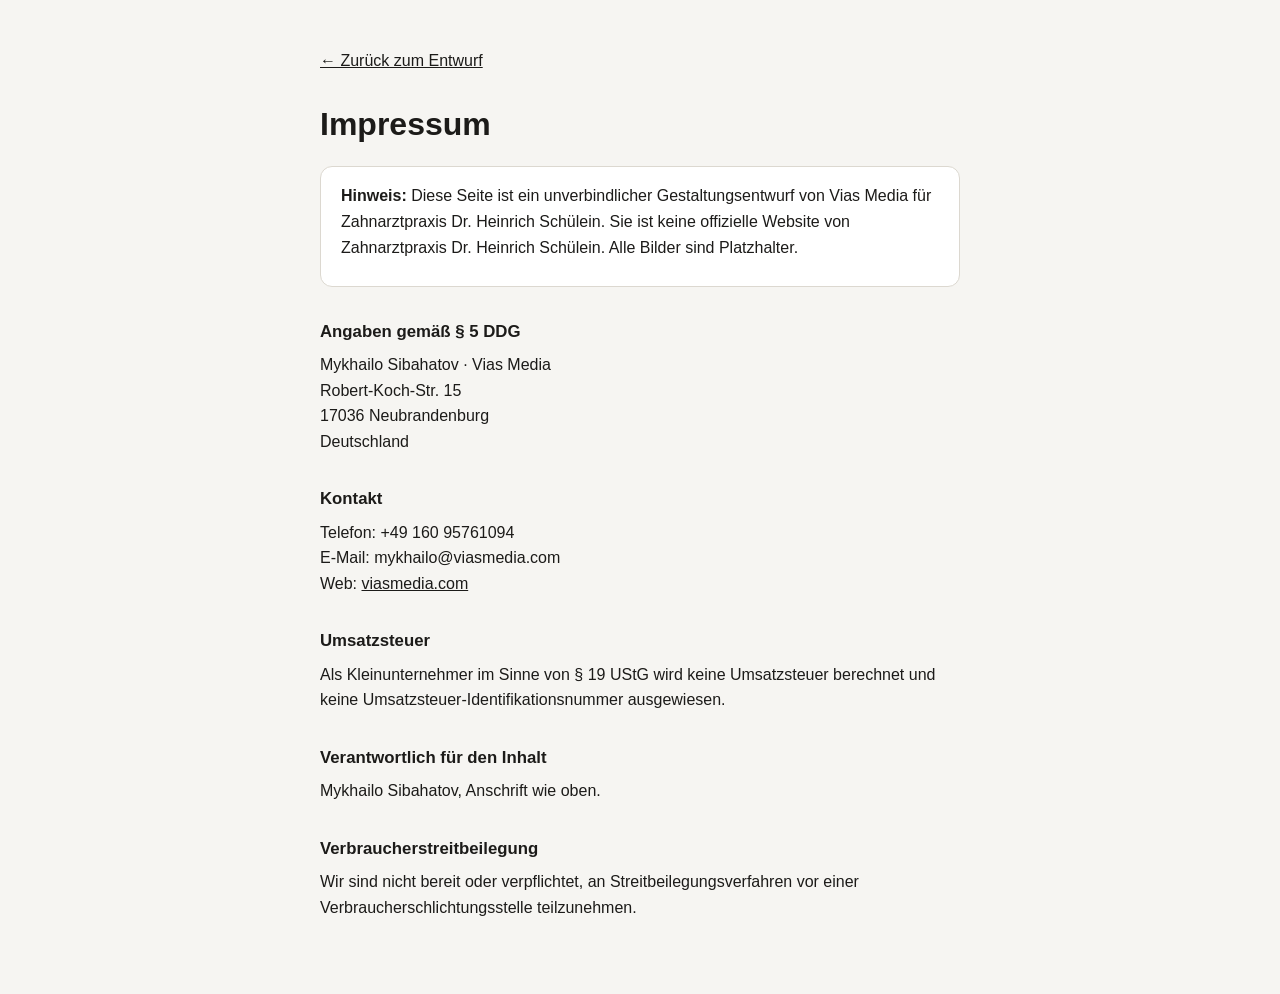
<file: impressum.html>
<!DOCTYPE html>
<html lang="de">
<head>
  <meta charset="utf-8">
  <meta name="viewport" content="width=device-width, initial-scale=1">
  <meta name="robots" content="noindex, nofollow">
  <title>Impressum · Entwurf von Vias Media</title>
  <style>
    :root { color-scheme: light; }
    body { margin: 0; background: #F6F5F2; color: #1C1B19; font: 1rem/1.6 -apple-system, BlinkMacSystemFont, "Segoe UI", Roboto, Helvetica, Arial, sans-serif; }
    main { max-width: 40rem; margin-inline: auto; padding: 3rem 1.5rem 4rem; }
    .back { display: inline-block; margin-bottom: 2rem; color: #1C1B19; }
    h1 { font-size: 2rem; line-height: 1.15; margin: 0 0 1.5rem; }
    h2 { font-size: 1.05rem; margin: 2rem 0 .4rem; }
    p { margin: 0 0 .6rem; }
    .note { background: #FFFFFF; border: 1px solid #DCD8D0; border-radius: .75rem; padding: 1rem 1.25rem; }
    a { color: inherit; }
  </style>
</head>
<body>
  <main>
    <div><a class="back" href="index.html">← Zurück zum Entwurf</a></div>
    <div><h1>Impressum</h1></div>
    <div class="note"><p><b>Hinweis:</b> Diese Seite ist ein unverbindlicher Gestaltungsentwurf von Vias Media für Zahnarztpraxis Dr. Heinrich Schülein. Sie ist keine offizielle Website von Zahnarztpraxis Dr. Heinrich Schülein. Alle Bilder sind Platzhalter.</p></div>

    <div><h2>Angaben gemäß § 5 DDG</h2></div>
    <div><p>Mykhailo Sibahatov · Vias Media<br>Robert-Koch-Str. 15<br>17036 Neubrandenburg<br>Deutschland</p></div>

    <div><h2>Kontakt</h2></div>
    <div><p>Telefon: +49 160 95761094<br>E-Mail: mykhailo@viasmedia.com<br>Web: <a href="https://viasmedia.com">viasmedia.com</a></p></div>

    <div><h2>Umsatzsteuer</h2></div>
    <div><p>Als Kleinunternehmer im Sinne von § 19 UStG wird keine Umsatzsteuer berechnet und keine Umsatzsteuer-Identifikationsnummer ausgewiesen.</p></div>

    <div><h2>Verantwortlich für den Inhalt</h2></div>
    <div><p>Mykhailo Sibahatov, Anschrift wie oben.</p></div>

    <div><h2>Verbraucherstreitbeilegung</h2></div>
    <div><p>Wir sind nicht bereit oder verpflichtet, an Streitbeilegungsverfahren vor einer Verbraucherschlichtungsstelle teilzunehmen.</p></div>
  </main>
</body>
</html>
</file>
<file: css/styles.css>
/* Designentwurf „Zahnarztpraxis Dr. Heinrich Schülein“
   Gestaltung und Code © 2026 Mykhailo Sibahatov. Alle Rechte vorbehalten.
   Nur zur Ansicht — keine Nutzung ohne schriftliche Vereinbarung (LICENSE).
   ==========================================================================
   Zahnarztpraxis Dr. Heinrich Schülein — site styles

   Spacing is one fluid system (tokens below), not per-breakpoint numbers:
   the gutter, the section rhythm, the head→content gap, the gap between
   blocks inside a section and the card padding all scale with the viewport.
   Components only ever use these tokens.

   Radius rule: a rounded element nested inside another gets
   inner radius = outer radius − the gap between them. Controls share one
   radius family (--ctl-r); cards use --card-r.
   ========================================================================== */

@font-face {
  font-family: "Newsreader";
  font-style: normal;
  font-weight: 400 700;
  font-display: swap;
  src: url("../fonts/newsreader.woff2") format("woff2");
}
@font-face {
  font-family: "Newsreader";
  font-style: italic;
  font-weight: 400;
  font-display: swap;
  src: url("../fonts/newsreader-italic.woff2") format("woff2");
}
@font-face {
  font-family: "Jost";
  font-style: normal;
  font-weight: 300 600;
  font-display: swap;
  src: url("../fonts/jost-latin.woff2") format("woff2");
}

:root {
  /* colour — petrol, white, linen, brass */
  --petrol:      #1F4A46;
  --petrol-deep: #163835;
  --night:       #122B28;
  --brass:       #C9A55C;
  --brass-text:  #7D5F22;      /* brass dark enough for text on linen (AA) */
  --ink:         #17211F;
  --muted:       #535B58;
  --nav-muted:   #5E6461;
  --ground:      #FFFFFF;      /* white page ground */
  --paper:       #F5F2EC;      /* linen: alternate sections, cards on white */
  --sand:        #E7E1D4;      /* tiles and hovers on linen */
  --cell:        #FFFFFF;      /* cards on linen */
  --brass-wash:  #F5ECD9;      /* brass tint: hover glider, today, notices */
  --on-dark:     #F4EFE4;
  --on-dark-2:   rgba(244, 239, 228, .7);
  --line:        rgba(23, 33, 31, .14);
  --line-dark:   rgba(244, 239, 228, .16);

  /* type — one fluid scale */
  --serif: "Newsreader", "Iowan Old Style", "Palatino Linotype", Georgia, serif;
  --sans:  "Jost", "Futura", "Century Gothic", system-ui, -apple-system, sans-serif;
  --fs-display: clamp(2.375rem, 1.35rem + 3.9vw, 4.375rem);
  --fs-h2:      clamp(2rem, 1.35rem + 2.8vw, 3.5rem);
  --fs-h3:      clamp(1.25rem, 1.1rem + .5vw, 1.5rem);
  --fs-state:   clamp(1.5rem, 1.05rem + 1.9vw, 2.625rem);
  --fs-lead:    clamp(1.0625rem, 1rem + .25vw, 1.1875rem);
  --fs-body:    1rem;
  --fs-small:   .9375rem;
  --fs-ui:      .8125rem;

  /* space — fluid, one system (after Westendorff) */
  --gutter:     clamp(1rem, .5rem + 2.2vw, 2rem);
  --container:  68rem;
  --section-y:  clamp(5.5rem, 2.75rem + 10.5vw, 14rem);
  --head-gap:   clamp(2.5rem, 1.5rem + 3vw, 4.5rem);    /* section head → content */
  --block-gap:  clamp(2.5rem, 1.5rem + 3vw, 4rem);      /* block → block inside a section */
  --col-gap:    clamp(2rem, .75rem + 4.5vw, 5.5rem);    /* two-column layouts */
  --card-pad:   clamp(1.125rem, .8rem + 1.1vw, 1.75rem);  /* 18px on phones → 28px wide */
  --card-pad-s: clamp(1rem, .85rem + .5vw, 1.25rem);    /* small cards (team, quotes): 16 → 20px */
  --card-gap:   clamp(1rem, .8rem + .8vw, 1.25rem);     /* photo → text, blocks inside a card */
  --stack:      1.25rem;                                /* eyebrow / title / lead */

  /* controls — one height per bar, one radius family */
  --nav-h:  3rem;
  --ctl-r:  .66rem;
  --card-r: clamp(1rem, .85rem + .6vw, 1.25rem);       /* 16px on phones → 20px */

  /* header: 88px at rest, 64px once the page scrolls */
  --bar-pad:   1.25rem;
  --bar-pad-s: .5rem;
  --header-h:  calc(var(--nav-h) + 2 * var(--bar-pad));

  /* motion */
  --t-color: .2s ease;
  --ease-reveal: cubic-bezier(.2, .9, .1, 1);
  --ease-soft: cubic-bezier(.16, 1, .3, 1);
  --ease-jump: cubic-bezier(.34, 1.56, .64, 1);
}

@supports (transition-timing-function: linear(0, 1)) {
  :root {
    --ease-jump: linear(0, .008 8%, .03 16%, .08 26%, .19 36%, .38 46%,
                        .64 56%, .89 64%, 1.06 72%, 1.10 78%, 1.05 88%, 1);
  }
}

/* ---------- base ---------- */
*, *::before, *::after { box-sizing: border-box; }
html { -webkit-text-size-adjust: 100%; text-size-adjust: 100%; scroll-behavior: smooth; scroll-padding-top: 5.5rem; }
html.nav-open { overflow: hidden; }           /* plus the body pin in JS, for iOS Safari */
html.nav-open .strip { overscroll-behavior: contain; touch-action: none; }
body {
  margin: 0;
  background: var(--ground);
  color: var(--ink);
  font: 400 var(--fs-body)/1.6 var(--sans);
  -webkit-font-smoothing: antialiased;
  overflow-x: clip;
}
h1, h2, h3, p, ul, ol, dl, dd, figure, blockquote { margin: 0; }
ul, ol { padding: 0; list-style: none; }
img, svg { display: block; max-width: 100%; }
img { height: auto; }
a { color: inherit; text-decoration-thickness: 1px; text-underline-offset: .22em; }
button, input, select, textarea { font: inherit; color: inherit; }
:focus-visible { outline: 2px solid var(--petrol); outline-offset: 3px; }
::selection { background: var(--brass-wash); color: var(--ink); }
.section--night :focus-visible, .contact__info :focus-visible, .footer :focus-visible { outline-color: var(--brass); }

.container {
  width: 100%;
  max-width: calc(var(--container) + 2 * var(--gutter));
  margin-inline: auto;
  padding-inline: var(--gutter);
}
.section > .container { padding-block: var(--section-y); }
.section--sand { background: var(--paper); }

.skip-link {
  position: absolute; left: 1rem; top: -4rem; z-index: 200;
  padding: .75rem 1.25rem; border-radius: var(--ctl-r);
  background: var(--ink); color: var(--on-dark); text-decoration: none;
}
.skip-link:focus { top: 1rem; }
.visually-hidden {
  position: absolute; width: 1px; height: 1px; margin: -1px; padding: 0;
  overflow: hidden; clip: rect(0 0 0 0); white-space: nowrap; border: 0;
}

/* ---------- type roles ---------- */
.eyebrow { display: flex; align-items: center; gap: .625rem; color: var(--muted); }
.eyebrow p { font-size: var(--fs-ui); font-weight: 500; letter-spacing: .1em; text-transform: uppercase; line-height: 1.4; }
.eyebrow::before {                     /* the brass pen stroke of the logo */
  content: ""; flex: none; width: 1.5rem; height: 2px; border-radius: 2px; background: var(--brass);
}
.display h1 {
  font-family: var(--serif); font-size: var(--fs-display); font-weight: 600;
  line-height: 1.02; letter-spacing: -.025em;
  text-wrap: balance;
}
.heading h2 {
  font-family: var(--serif); font-size: var(--fs-h2); font-weight: 500;
  line-height: 1.08; letter-spacing: -.02em;
  text-wrap: balance;
}
/* marker highlight: an upright brass highlighter stroke behind one phrase,
   in the hero title and the section titles alike */
.heading em, .display em, .story__statement em {
  font-style: normal; color: inherit;
  padding: 0 .12em; margin: 0 -.06em;
  background: url("data:image/svg+xml,%3Csvg xmlns='http://www.w3.org/2000/svg' viewBox='0 0 200 40' preserveAspectRatio='none'%3E%3Cpath d='M3 9.5C40 6.5 120 5 197 7.5L199 35C130 37.5 60 38 1 36.5Z' fill='%23C9A55C' fill-opacity='.34'/%3E%3C/svg%3E") no-repeat 0 78% / 100% .62em;
  -webkit-box-decoration-break: clone; box-decoration-break: clone;
}
.section--night .heading em, .flip:not([data-side="stuhl"]) .heading em {
  background-image: url("data:image/svg+xml,%3Csvg xmlns='http://www.w3.org/2000/svg' viewBox='0 0 200 40' preserveAspectRatio='none'%3E%3Cpath d='M3 9.5C40 6.5 120 5 197 7.5L199 35C130 37.5 60 38 1 36.5Z' fill='%23C9A55C' fill-opacity='.42'/%3E%3C/svg%3E");
}
/* in the hero the marker sweeps in once the preloader lifts */
.display em { white-space: nowrap; background-size: 0 .62em; transition: background-size .7s var(--ease-soft) .15s; }
.js.is-loaded .display em, html:not(.js) .display em { background-size: 100% .62em; }
.lead p { font-size: var(--fs-lead); line-height: 1.55; color: var(--muted); max-width: 34rem; text-wrap: pretty; }
.lead a { color: inherit; white-space: nowrap; }
.section-head { display: grid; gap: var(--stack); margin-bottom: var(--head-gap); max-width: 46rem; }

/* ---------- buttons: one height, one radius family ---------- */
.btn {
  display: inline-flex; align-items: center; justify-content: center; gap: .5rem;
  min-height: var(--nav-h); padding: 0 1.375rem;
  border: 0; border-radius: var(--ctl-r);
  font-size: 1rem; font-weight: 500; line-height: 1; text-decoration: none; white-space: nowrap;
  cursor: pointer;
  transition: background-color var(--t-color), color var(--t-color), box-shadow var(--t-color);
}
.btn svg { width: 1.125rem; height: 1.125rem; flex: none; }
.btn--petrol { background: var(--petrol); color: var(--on-dark); }
.btn--petrol:hover { background: var(--petrol-deep); }
.btn--plain { background: var(--cell); color: var(--ink); box-shadow: inset 0 0 0 1px var(--line); }
.btn--plain:hover { background: var(--paper); box-shadow: inset 0 0 0 1px rgba(23, 33, 31, .32); }
.btn--tile { background: var(--sand); color: var(--ink); width: var(--nav-h); padding: 0; }
.btn--tile:hover { background: #DDD5C5; }
.btn--line { background: none; color: var(--ink); box-shadow: inset 0 0 0 1px var(--ink); }
.btn--line:hover { background: var(--ink); color: var(--on-dark); }
.btn--cream { background: var(--on-dark); color: var(--petrol-deep); }
.btn--cream:hover { background: #fff; }

.link-arrow {
  display: inline-flex; align-items: center; gap: .5rem; min-height: 2.75rem;
  font-weight: 500; text-decoration: none; color: var(--petrol);
}
.link-arrow::after { content: "→"; transition: transform .2s ease; }
.link-arrow:hover::after { transform: translateX(.25rem); }

/* ==========================================================================
   Header — one full-bleed strip, flush with the top, left and right edges.
   88px at rest, 64px once the page scrolls (JS sets .is-scrolled); its
   content lines up with the page container.
   ========================================================================== */
.site-header { position: fixed; inset: 0 0 auto; z-index: 100; }
.strip {
  --pad-y: var(--bar-pad);
  display: flex; align-items: center; justify-content: space-between; gap: 1rem;
  padding: calc(var(--pad-y) + env(safe-area-inset-top, 0px))
           max(var(--gutter), calc((100% - var(--container)) / 2))
           var(--pad-y);
  background: rgba(255, 255, 255, .94);
  -webkit-backdrop-filter: saturate(1.4) blur(14px); backdrop-filter: saturate(1.4) blur(14px);
  box-shadow: 0 1px 0 var(--line);
  transition: padding .4s var(--ease-soft), box-shadow .4s ease;
}
.site-header.is-scrolled .strip {
  --pad-y: var(--bar-pad-s);
  box-shadow: 0 1px 0 var(--line), 0 12px 30px -22px rgba(23, 33, 31, .4);
}
.strip__bar { display: flex; align-items: center; }
.strip__toggle { display: none; }
.strip__menu { position: relative; display: flex; align-items: center; gap: 1.25rem; }
.strip__links { display: flex; align-items: center; }
.strip__cta { display: flex; gap: .375rem; }
.strip__tel { display: none; }
.strip__arrow { display: none; }

.brand {
  display: flex; align-items: center; gap: .875rem;
  height: var(--nav-h); padding-right: .75rem; text-decoration: none;
}
.brand__sig { height: calc(var(--nav-h) - .25rem); width: auto; aspect-ratio: 342 / 118; flex: none; overflow: visible; }
.sig__name { fill: currentColor; stroke: currentColor; stroke-width: 1.9; stroke-linejoin: round; }
.sig__stroke { fill: var(--brass); }
.brand__word {
  display: grid; gap: .125rem; padding-left: .875rem; border-left: 1px solid var(--line);
  font-size: .6875rem; font-weight: 500; letter-spacing: .08em; text-transform: uppercase; line-height: 1.2; color: var(--muted);
}

/* hover: one brass block glides from link to link (as on Westendorff);
   it appears in place on first entry and fades out on leave. JS positions it. */
.strip__glider {
  position: absolute; top: 0; left: 0; width: 0; height: var(--nav-h);
  border-radius: var(--ctl-r);
  background: var(--brass-wash);
  opacity: 0; pointer-events: none;
  transition: left .3s var(--ease-soft), width .3s var(--ease-soft), top .3s var(--ease-soft), opacity .2s ease;
}
.strip__menu.has-glider .strip__glider { opacity: 1; }
.strip__link {
  position: relative; z-index: 1;
  display: inline-flex; align-items: center;
  min-height: var(--nav-h); padding: 0 .875rem;
  border-radius: var(--ctl-r);
  font-size: .9375rem; font-weight: 500; color: var(--nav-muted); text-decoration: none;
  transition: color .15s ease;
}
.strip__link:hover, .strip__link:focus-visible { color: var(--ink); }

/* ==========================================================================
   Hero — statement left, Dr. Schülein right, facts underneath
   ========================================================================== */
.hero { display: flex; min-height: min(calc(var(--vh, 1vh) * 100), 60rem); }
.hero__container {
  display: flex; flex-direction: column; justify-content: center; gap: var(--block-gap);
  padding-top: calc(var(--header-h) + env(safe-area-inset-top, 0px) + clamp(2rem, 1rem + 3vw, 4rem));
  padding-bottom: clamp(2.5rem, 1.5rem + 3vw, 4rem);
}
.hero__grid {
  display: grid; grid-template-columns: minmax(0, 1.25fr) minmax(0, .85fr);
  gap: var(--col-gap); align-items: center;
}
.hero__content { display: grid; gap: 1.5rem; }
.hero .lead p { font-size: clamp(1rem, .95rem + .2vw, 1.125rem); max-width: 31rem; }
.hero__actions { display: flex; flex-wrap: wrap; gap: .5rem; margin-top: .5rem; }

.hero__media {
  --inset: .75rem;
  position: relative; margin: 0;
  aspect-ratio: 4 / 5; max-height: 36rem; justify-self: end; width: 100%;
  overflow: hidden; border-radius: var(--card-r); background: var(--paper);
}
/* the portrait was shot on white: multiply turns that white into the linen card */
.hero__media img { width: 100%; height: 100%; object-fit: cover; object-position: 50% 16%; mix-blend-mode: multiply; }
.hero__card {
  position: absolute; left: var(--inset); right: var(--inset); bottom: var(--inset);
  display: grid; gap: .125rem; padding: .875rem 1rem;
  border-radius: calc(var(--card-r) - var(--inset));       /* nested: outer − gap */
  background: rgba(255, 255, 255, .92);
  -webkit-backdrop-filter: blur(10px); backdrop-filter: blur(10px);
}
.hero__name { font-family: var(--serif); font-size: 1.125rem; font-weight: 600; line-height: 1.2; }
.hero__role { font-size: var(--fs-ui); letter-spacing: .06em; text-transform: uppercase; color: var(--muted); }
.status {
  display: inline-flex; align-items: center; gap: .5rem;
  margin-top: .625rem; padding-top: .625rem; border-top: 1px solid var(--line);
  font-size: var(--fs-small); font-weight: 500;
}
.status__dot { width: .5rem; height: .5rem; border-radius: 50%; background: var(--muted); flex: none; }
.status.is-open .status__dot { background: #3E9A55; box-shadow: 0 0 0 .25rem rgba(62, 154, 85, .16); }
.status.is-closed .status__dot { background: var(--brass); }

.facts {
  display: grid; grid-template-columns: repeat(4, minmax(0, 1fr));
  border-top: 1px solid var(--line);
  padding-top: 1.25rem;
}
.fact { display: grid; gap: .25rem; padding: 0 1.25rem; border-left: 1px solid var(--line); }
.fact:first-child { padding-left: 0; border-left: 0; }
.fact b { font-family: var(--serif); font-size: clamp(1.375rem, 1.15rem + .8vw, 1.75rem); font-weight: 600; line-height: 1.1; letter-spacing: -.02em; }
.fact b small { font-size: .6em; font-weight: 500; color: var(--muted); margin-left: .0625rem; }
.fact span { font-size: var(--fs-ui); line-height: 1.4; color: var(--muted); }

/* ==========================================================================
   Praxis — statement, path, three gains
   ========================================================================== */
.story { display: grid; grid-template-columns: minmax(0, 1fr); gap: var(--block-gap); }
.story__lead { display: grid; gap: var(--stack); }
.story__statement {
  font-family: var(--serif); font-size: var(--fs-state);
  font-weight: 400; line-height: 1.28; letter-spacing: -.015em;
  max-width: 56rem; text-wrap: pretty;
}

/* Werdegang: a rail with four stations (vertical on phones) */
.path {
  position: relative;
  display: grid; grid-template-columns: repeat(4, minmax(0, 1fr)); gap: 1.5rem;
  padding-top: 1.75rem;
}
.path::before {
  content: ""; position: absolute; top: .3125rem; left: 0; right: 0; height: 1px;
  background: linear-gradient(90deg, rgba(23, 33, 31, .5) 0 75%, var(--line) 75%);
}
.path li { position: relative; display: grid; gap: .25rem; }
.path li::before {
  content: ""; position: absolute; top: -1.75rem; left: 0;
  width: .625rem; height: .625rem; border-radius: 50%;
  background: var(--sand); box-shadow: inset 0 0 0 1.5px var(--ink);
}
.path li:last-child::before { background: var(--brass); box-shadow: 0 0 0 .3125rem rgba(201, 165, 92, .28); }
.path__k { font-size: var(--fs-ui); letter-spacing: .08em; text-transform: uppercase; color: var(--muted); }
.path__v { font-family: var(--serif); font-size: 1.25rem; font-weight: 500; line-height: 1.25; }

.gains {
  display: grid; grid-template-columns: repeat(3, minmax(0, 1fr));
  background: var(--cell); border-radius: var(--card-r);
}
.gain { display: grid; align-content: start; gap: .75rem; padding: var(--card-pad); }
.gain + .gain { border-left: 1px solid var(--line); }
.gain__num { font-family: var(--serif); font-style: italic; font-size: 1.375rem; color: var(--brass-text); line-height: 1; }
.gain__title h3 { font-family: var(--serif); font-size: var(--fs-h3); font-weight: 600; line-height: 1.2; }
.gain__text p { color: var(--muted); font-size: var(--fs-small); }

/* ==========================================================================
   Perspektivwechsel — the section flips: dark workbench ↔ bright surgery
   ========================================================================== */
.flip {
  --flip-bg: #1B2220; --flip-fg: var(--on-dark); --flip-muted: var(--on-dark-2); --flip-line: var(--line-dark);
  background: var(--flip-bg); color: var(--flip-fg);
  transition: background-color .6s ease, color .6s ease;
}
.flip[data-side="stuhl"] {
  --flip-bg: var(--cell); --flip-fg: var(--ink); --flip-muted: var(--muted); --flip-line: var(--line);
}
.flip .eyebrow, .flip .lead p { color: var(--flip-muted); transition: color .6s ease; }
.flip__head { display: flex; align-items: flex-end; justify-content: space-between; gap: var(--col-gap); margin-bottom: var(--head-gap); }
.flip__head .section-head { margin-bottom: 0; }

.toggle {
  --t-pad: .25rem;
  position: relative; flex: none;
  display: grid; grid-template-columns: 1fr 1fr;
  padding: var(--t-pad);
  border-radius: calc(var(--ctl-r) + var(--t-pad));
  background: rgba(127, 127, 127, .16);
  box-shadow: inset 0 0 0 1px var(--flip-line);
}
.toggle__thumb {
  position: absolute; top: var(--t-pad); bottom: var(--t-pad); left: var(--t-pad);
  width: calc(50% - var(--t-pad));
  border-radius: var(--ctl-r);
  background: var(--brass);
  transition: transform .5s var(--ease-jump);
}
.flip[data-side="stuhl"] .toggle__thumb { transform: translateX(100%); background: var(--petrol); }
.toggle__btn {
  position: relative; z-index: 1;
  min-height: var(--nav-h); padding: 0 1.25rem;
  border: 0; background: none; cursor: pointer; white-space: nowrap;
  font-size: .9375rem; font-weight: 500; color: var(--flip-muted);
  transition: color .3s ease;
}
.toggle__btn[aria-pressed="true"] { color: #fff; }
.flip:not([data-side="stuhl"]) .toggle__btn[aria-pressed="true"] { color: var(--ink); }

.views { display: grid; border-top: 1px solid var(--flip-line); transition: border-color .6s ease; }
.view {
  display: grid; grid-template-columns: minmax(0, 1fr) minmax(0, 2fr); gap: 2rem;
  padding: 1.75rem 0; border-bottom: 1px solid var(--flip-line); transition: border-color .6s ease;
}
.view__topic { display: flex; align-items: baseline; gap: 1rem; }
.view__topic span { font-size: var(--fs-ui); font-weight: 500; letter-spacing: .06em; color: var(--brass); transition: color .6s ease; }
.flip[data-side="stuhl"] .view__topic span { color: var(--brass-text); }
.view__topic h3 { font-family: var(--serif); font-size: clamp(1.375rem, 1.2rem + .6vw, 1.75rem); font-weight: 500; letter-spacing: -.01em; line-height: 1.2; }
.view__text { display: grid; }
.view__text p {
  grid-area: 1 / 1;
  font-family: var(--serif); font-size: clamp(1.125rem, 1.05rem + .3vw, 1.3125rem); line-height: 1.45;
  transition: opacity .45s ease, transform .55s var(--ease-soft), visibility 0s linear .45s;
}
.flip[data-side="bank"] [data-for="stuhl"],
.flip[data-side="stuhl"] [data-for="bank"] { opacity: 0; visibility: hidden; transform: translateY(.75rem); }
.flip[data-side="bank"] [data-for="bank"],
.flip[data-side="stuhl"] [data-for="stuhl"] { transition-delay: .12s, .12s, 0s; transition-duration: .45s, .55s, 0s; }

/* ==========================================================================
   Leistungen — the index. Names in column 1, the open entry in column 2
   (every body shares one cell, only the active one shows). On phones each
   entry becomes a disclosure.
   ========================================================================== */
.index {
  display: grid; grid-template-columns: minmax(0, 1fr) minmax(0, 1.1fr);
  column-gap: var(--col-gap); align-items: start;
}
.entry { display: contents; }
.entry__name {
  grid-column: 1;
  display: flex; align-items: baseline; gap: 1.25rem;
  width: 100%; min-height: 4rem; padding: .875rem 0;
  border: 0; border-bottom: 1px solid var(--line); background: none;
  font-family: var(--serif); font-size: clamp(1.25rem, 1.1rem + .6vw, 1.625rem); font-weight: 500; line-height: 1.2; letter-spacing: -.01em;
  text-align: left; cursor: pointer; color: var(--muted);
  transition: color var(--t-color);
}
.entry:first-child .entry__name { border-top: 1px solid var(--line); }
.entry__no { font-family: var(--sans); font-size: var(--fs-ui); font-weight: 500; letter-spacing: .06em; color: var(--muted); min-width: 1.5rem; }
.entry__name:hover { color: var(--ink); }
.entry.is-active .entry__name { color: var(--ink); }
.entry.is-active .entry__no { color: var(--brass-text); }

.entry__body {
  grid-column: 2; grid-row: 1 / span 7;
  padding: var(--card-pad);
  background: var(--paper); border-radius: var(--card-r);
  opacity: 0; visibility: hidden; transform: translateY(.5rem);
  transition: opacity .3s ease, transform .4s var(--ease-soft), visibility 0s linear .3s;
}
.entry.is-active .entry__body { opacity: 1; visibility: visible; transform: none; transition: opacity .35s ease .05s, transform .45s var(--ease-soft) .05s, visibility 0s; }
.entry__inner { display: grid; gap: 1.25rem; align-content: start; }
.entry__inner .link-arrow { justify-self: start; }
.entry__lead p { font-family: var(--serif); font-size: clamp(1.25rem, 1.1rem + .6vw, 1.625rem); font-weight: 500; line-height: 1.25; letter-spacing: -.01em; }
.entry__text p { color: var(--muted); }
.tags { display: flex; flex-wrap: wrap; gap: .375rem; }
.tags li { padding: .3125rem .8125rem; border-radius: .5rem; background: var(--cell); font-size: var(--fs-ui); }

/* ==========================================================================
   Räume — photo mosaic
   ========================================================================== */
.rooms {
  display: grid; grid-template-columns: minmax(0, 1.6fr) minmax(0, 1fr); grid-template-rows: 1fr 1fr;
  gap: .5rem; height: clamp(24rem, 42vw, 36rem);
}
.room { position: relative; margin: 0; overflow: hidden; border-radius: var(--card-r); background: var(--night); }
.room--wide { grid-row: 1 / span 2; }
.room img { width: 100%; height: 100%; object-fit: cover; }
.room figcaption {
  position: absolute; left: .75rem; bottom: .75rem;
  padding: .375rem .75rem; border-radius: calc(var(--card-r) - .75rem);
  background: rgba(23, 33, 31, .74); color: var(--on-dark);
  -webkit-backdrop-filter: blur(6px); backdrop-filter: blur(6px);
  font-size: var(--fs-ui); font-weight: 500;
}

/* ==========================================================================
   Team — one card per role. The doctor's portrait is his signature;
   the others hold a photo slot until the practice sends pictures.
   ========================================================================== */
.team { display: grid; grid-template-columns: repeat(4, minmax(0, 1fr)); gap: .5rem; }
.member {
  --inset: .5rem;
  display: flex; flex-direction: column;
  padding: var(--inset);
  background: var(--paper); border-radius: var(--card-r);
}
.member__photo {
  position: relative; margin: 0;
  display: grid; place-items: center;
  aspect-ratio: 4 / 5; overflow: hidden;
  border-radius: calc(var(--card-r) - var(--inset));          /* nested: outer − gap */
  background: var(--sand); color: rgba(23, 33, 31, .22);
}
.member__photo > svg { width: 46%; height: auto; }
.member__slot {
  position: absolute; left: .625rem; bottom: .625rem;
  padding: .25rem .625rem; border-radius: max(.3125rem, calc(var(--card-r) - var(--inset) - .625rem));
  background: rgba(255, 255, 255, .8);
  font-size: .75rem; font-weight: 500; color: var(--muted);
}
.member--lead .member__photo { background: var(--petrol); color: var(--on-dark); }
.member--lead .member__photo > svg { width: 78%; overflow: visible; }
.member--lead .sig__stroke { fill: var(--brass); }
.member__body { display: grid; gap: .5rem; align-content: start; padding: var(--card-gap) calc(var(--card-pad-s) - var(--inset)) calc(var(--card-pad-s) - var(--inset)); }
.member__kicker { font-size: var(--fs-ui); font-weight: 500; letter-spacing: .08em; text-transform: uppercase; color: var(--brass-text); }
.member__role h3 { font-family: var(--serif); font-size: var(--fs-h3); font-weight: 600; line-height: 1.2; letter-spacing: -.01em; }
.member__text p { font-size: var(--fs-small); color: var(--muted); }
.team__note { display: flex; align-items: center; gap: .625rem; margin-top: 1.5rem; font-size: var(--fs-small); color: var(--muted); }
.team__note::before { content: ""; flex: none; width: .5rem; height: .5rem; border-radius: 50%; background: var(--brass); }

/* ==========================================================================
   Schlafmedizin — the night passes from dusk to dawn along the steps
   ========================================================================== */
.section--night { background: var(--night); color: var(--on-dark); }
.section--night .eyebrow { color: var(--on-dark-2); }
.section--night .lead p { color: var(--on-dark-2); }

.night {
  position: relative;
  display: grid; grid-template-columns: repeat(4, minmax(0, 1fr)); gap: 2rem;
  padding-top: 2.25rem;
}
.night::before {
  content: ""; position: absolute; top: .5rem; left: 0; right: 0; height: 2px; border-radius: 2px;
  background: linear-gradient(90deg, rgba(244, 239, 228, .18), rgba(244, 239, 228, .35) 55%, var(--brass));
}
.night__step { position: relative; display: grid; gap: .625rem; align-content: start; }
.night__step::before {
  content: ""; position: absolute; top: -2.25rem; left: 0;
  width: 1.125rem; height: 1.125rem; border-radius: 50%;
  background: var(--night); box-shadow: inset 0 0 0 2px var(--on-dark-2);
}
.night__step:last-child::before { background: var(--brass); box-shadow: 0 0 0 .375rem rgba(201, 165, 92, .22); }
.night__time { font-size: var(--fs-ui); letter-spacing: .08em; text-transform: uppercase; color: var(--brass); }
.night__title h3 { font-family: var(--serif); font-size: var(--fs-h3); font-weight: 500; line-height: 1.2; }
.night__text p { color: var(--on-dark-2); font-size: var(--fs-small); }
.night__note {
  margin-top: var(--block-gap); padding: var(--card-gap) var(--card-pad); max-width: 46rem;
  border-radius: calc(var(--card-r) - .25rem);
  background: rgba(244, 239, 228, .06); box-shadow: inset 0 0 0 1px var(--line-dark);
}
.night__note p { font-size: var(--fs-small); color: var(--on-dark-2); }

/* ==========================================================================
   Mythos oder Fakt — cards turn over
   ========================================================================== */
.myths { display: grid; grid-template-columns: repeat(3, minmax(0, 1fr)); gap: .5rem; }
.myth {
  position: relative; display: block; width: 100%; min-height: 16.5rem; padding: 0;
  border: 0; background: none; cursor: pointer; text-align: left;
  perspective: 1200px;
}
.myth__inner {
  position: absolute; inset: 0; display: block;
  transform-style: preserve-3d; -webkit-transform-style: preserve-3d;
  transition: transform .7s cubic-bezier(.3, 1.3, .5, 1);
}
.myth[aria-pressed="true"] .myth__inner { transform: rotateY(180deg); }
.myth__face {
  position: absolute; inset: 0;
  display: flex; flex-direction: column; justify-content: space-between; gap: 1rem;
  padding: var(--card-pad);
  border-radius: var(--card-r);
  -webkit-backface-visibility: hidden; backface-visibility: hidden;
}
.myth__front { background: var(--paper); transition: background-color var(--t-color); }
.myth:hover .myth__front { background: var(--sand); }
.myth__back { background: var(--petrol); color: var(--on-dark); transform: rotateY(180deg); justify-content: flex-start; }
.myth__q { font-family: var(--serif); font-size: clamp(1.25rem, 1.1rem + .6vw, 1.5rem); font-weight: 500; line-height: 1.25; letter-spacing: -.01em; }
.myth__hint { display: inline-flex; align-items: center; gap: .5rem; font-size: var(--fs-ui); font-weight: 500; letter-spacing: .06em; text-transform: uppercase; color: var(--muted); }
.myth__hint svg { width: 1rem; height: 1rem; }
.myth__a { font-size: 1rem; line-height: 1.6; color: rgba(244, 239, 228, .88); }
.verdict { align-self: flex-start; font-family: var(--serif); font-size: 2rem; font-weight: 600; font-style: italic; line-height: 1; }
.verdict--no { color: #F0B59E; }
.verdict--yes { color: #A9DDB4; }
.verdict--maybe { color: var(--brass); }

/* ==========================================================================
   Stimmen
   ========================================================================== */
.voices {
  display: grid; grid-template-columns: minmax(0, .8fr) minmax(0, 1.6fr);
  gap: var(--col-gap); align-items: end; margin-bottom: var(--block-gap);
}
.voices__head { display: grid; gap: 1.5rem; }
.score { display: grid; gap: .25rem; padding-top: 1.25rem; border-top: 1px solid var(--line); }
.score__num { font-family: var(--serif); line-height: 1; }
.score__num span { font-size: clamp(2.5rem, 2rem + 1.8vw, 3.5rem); font-weight: 600; letter-spacing: -.03em; }
.score__num small { font-size: 1.25rem; color: var(--muted); margin-left: .125rem; }
.score__text p { font-size: var(--fs-small); color: var(--muted); }

.quote { display: grid; gap: var(--card-gap); align-content: space-between; }
.quote blockquote p { font-family: var(--serif); font-size: 1.1875rem; line-height: 1.4; }
.quote figcaption { font-size: var(--fs-ui); color: var(--muted); }
.quote--lead blockquote p {
  font-size: clamp(1.875rem, 1.25rem + 2.5vw, 3.5rem); font-style: italic; font-weight: 400;
  line-height: 1.12; letter-spacing: -.02em; text-wrap: balance;
}
.quotes { display: grid; grid-template-columns: repeat(4, minmax(0, 1fr)); gap: .5rem; }
.quotes .quote { padding: var(--card-pad-s); background: var(--cell); border-radius: var(--card-r); }

/* ==========================================================================
   Sprechzeiten — the week to scale (8 – 19 Uhr), today marked
   ========================================================================== */
.week {
  --from: 8; --span: 11;
  --day-w: 9rem; --txt-w: 13rem; --wk-gap: 1.5rem;
  position: relative;
  display: grid; gap: .375rem;
}
.week__axis, .week__row {
  display: grid; grid-template-columns: var(--day-w) minmax(0, 1fr) var(--txt-w);
  column-gap: var(--wk-gap); align-items: center;
}
.week__axis { position: relative; height: 1.5rem; }
.week__axis span,
.week__now {
  position: absolute;
  left: calc(var(--day-w) + var(--wk-gap) + (100% - var(--day-w) - var(--txt-w) - 2 * var(--wk-gap)) * (var(--h, var(--now, 8)) - var(--from)) / var(--span));
}
.week__axis span {
  bottom: 0; transform: translateX(-50%);
  font-size: var(--fs-ui); color: var(--muted); font-variant-numeric: tabular-nums;
}
.week__row {
  min-height: 3.5rem; padding: 0 1rem; margin-inline: -1rem;
  border-radius: calc(var(--card-r) - .25rem);
}
.week__row.is-today { background: var(--brass-wash); }
.week__day { font-family: var(--serif); font-size: 1.25rem; font-weight: 500; }
.week__row.is-today .week__day::after {
  content: "heute"; margin-left: .5rem;
  font-family: var(--sans); font-size: var(--fs-ui); font-weight: 500; color: var(--brass-text);
  letter-spacing: .06em; text-transform: uppercase;
}
.week__track {
  position: relative; height: 1.25rem;
  background: repeating-linear-gradient(90deg, var(--line) 0 1px, transparent 1px calc(100% / 11));
  border-radius: .375rem;
}
.week__bar {
  position: absolute; top: 0; bottom: 0;
  left: calc(100% * (var(--a) - var(--from)) / var(--span));
  width: calc(100% * (var(--b) - var(--a)) / var(--span));
  background: var(--petrol); border-radius: .375rem;
}
.week__row.is-today .week__bar { background: var(--brass); }
.week__txt { font-size: var(--fs-small); color: var(--muted); font-variant-numeric: tabular-nums; }
.week__now { display: none; top: 1.5rem; bottom: 0; width: 2px; border-radius: 2px; background: var(--ink); }
.week__now::before {
  content: "jetzt"; position: absolute; top: -1.5rem; left: 50%; transform: translateX(-50%);
  padding: 0 .375rem; border-radius: .25rem;
  background: var(--ink); color: var(--on-dark); font-size: .6875rem; line-height: 1.25rem;
}
.week.has-now .week__now { display: block; }
.week.has-now .week__axis span { visibility: hidden; }

.emergency {
  display: flex; align-items: center; justify-content: space-between; gap: 2rem;
  margin-top: var(--block-gap); padding: var(--card-gap) var(--card-gap) var(--card-gap) var(--card-pad);
  background: var(--brass-wash); border-radius: var(--card-r);
}
.emergency__text p { max-width: 38rem; font-size: var(--fs-small); }

/* ==========================================================================
   FAQ — ruled list, plus turns into a cross
   ========================================================================== */
.faq { display: grid; grid-template-columns: minmax(0, 1fr) minmax(0, 1.5fr); gap: var(--col-gap); align-items: start; }
.faq .section-head { margin-bottom: 0; }
.acc-list { border-top: 1px solid var(--line); }
.acc { border-bottom: 1px solid var(--line); }
.acc__btn {
  display: flex; align-items: center; justify-content: space-between; gap: 1.5rem;
  width: 100%; min-height: 4.25rem; padding: 1rem 0;
  border: 0; background: none; cursor: pointer; text-align: left;
  font-family: var(--serif); font-size: clamp(1.125rem, 1.05rem + .35vw, 1.3125rem); font-weight: 500; line-height: 1.3;
  transition: color var(--t-color);
}
.acc__btn:hover { color: var(--petrol); }
.acc__icon {
  flex: none; display: grid; place-items: center;
  width: 2.25rem; height: 2.25rem; border-radius: var(--ctl-r);
  background: var(--paper);
  transition: transform .35s var(--ease-soft), background-color .2s ease, color .2s ease;
}
.acc__icon svg { width: .875rem; height: .875rem; }
.acc.is-open .acc__icon { transform: rotate(45deg); background: var(--petrol); color: var(--on-dark); }
.acc__panel { display: grid; grid-template-rows: 0fr; transition: grid-template-rows .35s var(--ease-soft); }
.acc.is-open .acc__panel { grid-template-rows: 1fr; }
.acc__inner { overflow: hidden; min-height: 0; }
.acc__inner p { padding: 0 3.75rem 1.5rem 0; color: var(--muted); max-width: 40rem; }
.acc__inner a { color: var(--petrol); }

/* ==========================================================================
   Kontakt — petrol details card + form card
   ========================================================================== */
.contact { display: grid; grid-template-columns: minmax(0, .85fr) minmax(0, 1.15fr); gap: .5rem; }
.contact__info {
  display: flex; flex-direction: column; align-items: flex-start; gap: calc(var(--card-gap) * 1.6);
  padding: var(--card-pad);
  background: var(--petrol); color: var(--on-dark);
  border-radius: var(--card-r);
}
/* the street photo bleeds to the card's top edge */
.contact__photo {
  align-self: stretch;
  margin: calc(-1 * var(--card-pad)) calc(-1 * var(--card-pad)) 0;
  aspect-ratio: 16 / 9; overflow: hidden;
  border-radius: var(--card-r) var(--card-r) 0 0;         /* shares the card's edge, same radius */
}
.contact__photo img { width: 100%; height: 100%; object-fit: cover; }
.contact__details { display: grid; gap: 1.25rem; width: 100%; }
.contact__details dt { font-size: var(--fs-ui); letter-spacing: .06em; text-transform: uppercase; color: var(--on-dark-2); margin-bottom: .25rem; }
.contact__details a { text-decoration: underline; text-decoration-color: transparent; transition: text-decoration-color var(--t-color); }
.contact__details a:hover { text-decoration-color: currentColor; }
.contact__details dd { overflow-wrap: anywhere; }
.contact__big { font-family: var(--serif); font-size: 1.75rem; font-weight: 500; letter-spacing: -.01em; }
.hours { display: grid; grid-template-columns: 2.25rem 1fr; gap: .125rem .75rem; font-variant-numeric: tabular-nums; }
.hours span:nth-child(odd) { color: var(--on-dark-2); }
.contact__info .btn { margin-top: auto; }

.form-cell {
  display: grid; gap: 1rem; align-content: start;
  padding: var(--card-pad);
  background: var(--cell); border-radius: var(--card-r);
  box-shadow: inset 0 0 0 1px var(--line);
}
.form-cell__title h3 { font-family: var(--serif); font-size: clamp(1.5rem, 1.35rem + .6vw, 1.75rem); font-weight: 600; letter-spacing: -.01em; line-height: 1.2; }
.form-cell__hint p { font-size: var(--fs-small); color: var(--muted); max-width: 34rem; }
.form { display: grid; gap: 1.125rem; margin-top: .5rem; }
.form__row { display: flex; gap: 1rem; }
.field { flex: 1; display: grid; align-content: start; min-width: 0; }
.field label { font-size: var(--fs-small); font-weight: 500; margin-bottom: .5rem; }
.field label small { font-weight: 400; color: var(--muted); font-size: inherit; }
.field input:not([type="checkbox"]), .field select, .field textarea {
  width: 100%; min-height: var(--nav-h);
  padding: .625rem 1rem;
  background: var(--paper);
  border: 1px solid var(--paper);
  border-radius: var(--ctl-r);
  font-size: 1rem;                          /* hard floor: iOS zooms below 16px */
  transition: border-color .2s ease, background-color .2s ease;
  -webkit-appearance: none; appearance: none;
}
.field textarea { min-height: 7.5rem; resize: vertical; }
.field select {
  padding-right: 2.75rem;
  background-image: url("data:image/svg+xml,%3Csvg xmlns='http://www.w3.org/2000/svg' viewBox='0 0 12 8'%3E%3Cpath d='M1 1.5l5 5 5-5' fill='none' stroke='%2317211F' stroke-width='1.5'/%3E%3C/svg%3E");
  background-repeat: no-repeat; background-position: right 1rem center; background-size: .75rem;
}
.field input:not([type="checkbox"]):hover, .field select:hover, .field textarea:hover { border-color: var(--line); }
.field input:not([type="checkbox"]):focus, .field select:focus, .field textarea:focus {
  outline: none; border-color: var(--petrol); background-color: #fff;
}
.field.is-invalid input, .field.is-invalid textarea { border-color: #A3352B; }
.field__error { font-size: var(--fs-ui); color: #A3352B; margin-top: .375rem; }
.field__error:empty { display: none; }
.form .btn { width: 100%; }
.form__status { font-size: var(--fs-small); color: var(--muted); }
.form__status:empty { display: none; }
/* thank-you state of the draft */
.form-cell.is-sent .form > :not(.form__status),
.form-cell.is-sent .form-cell__hint { display: none; }
.form-cell.is-sent .form__status {
  display: block; padding: 1.5rem; border-radius: calc(var(--card-r) - .5rem);
  background: var(--paper);
  font-family: var(--serif); font-size: 1.375rem; line-height: 1.35; color: var(--ink);
}

/* ==========================================================================
   Footer
   ========================================================================== */
.footer { background: var(--ink); color: var(--on-dark); }
.footer .container { padding-block: clamp(3.5rem, 2.5rem + 3vw, 5rem) 4.5rem; }   /* bottom room for the draft tag */
.footer__grid {
  display: grid; grid-template-columns: 1.3fr 1fr 1fr 1.1fr; gap: 2.5rem var(--col-gap);
  padding-bottom: clamp(2.5rem, 2rem + 2vw, 3.5rem);
}
.footer__brandcol { display: grid; gap: 1.25rem; align-content: start; }
.footer__brand { display: inline-flex; text-decoration: none; color: var(--on-dark); }
.footer__brand .brand__sig { height: 4.5rem; }
.footer__claim { font-size: var(--fs-small); color: var(--on-dark-2); max-width: 17rem; }
.footer h2 { font-size: var(--fs-ui); font-weight: 500; letter-spacing: .08em; text-transform: uppercase; color: var(--on-dark-2); margin-bottom: 1rem; }
.footer p, .footer li { font-size: var(--fs-small); line-height: 1.75; }
.footer li { overflow-wrap: anywhere; }
.footer a { text-decoration: underline; text-decoration-color: transparent; transition: text-decoration-color var(--t-color); }
.footer a:hover { text-decoration-color: currentColor; }
.footer__bottom {
  display: flex; flex-wrap: wrap; justify-content: space-between; gap: 1rem;
  padding-top: 1.5rem; border-top: 1px solid var(--line-dark);
  color: var(--on-dark-2);
}
.footer__bottom p { font-size: var(--fs-ui); max-width: 44rem; }
.footer__legal { display: flex; gap: 1.5rem; font-size: var(--fs-ui); }

/* ==========================================================================
   Draft notice + licence lock
   ========================================================================== */
.draft-tag {
  position: fixed; left: .75rem; bottom: calc(.75rem + env(safe-area-inset-bottom, 0px)); z-index: 80;
  display: inline-flex; align-items: center; gap: .5rem;
  height: 2rem; padding: 0 .85rem 0 .7rem; border-radius: 999px;
  background: rgba(23, 33, 31, .88); color: var(--on-dark);
  font-size: .75rem; font-weight: 500; letter-spacing: .02em;
  -webkit-backdrop-filter: blur(6px); backdrop-filter: blur(6px);
  pointer-events: none; user-select: none; -webkit-user-select: none;
}
.draft-tag__dot { width: .4375rem; height: .4375rem; border-radius: 50%; background: var(--brass); }
.licence-lock {
  position: fixed; inset: 0; z-index: 1000;
  display: grid; place-items: center; padding: 1.5rem;
  background: rgba(18, 43, 40, .96); color: var(--on-dark);
  text-align: center;
}
.licence-lock div { max-width: 32rem; display: grid; gap: 1rem; }
.licence-lock b { font: 600 1.75rem/1.2 var(--serif); }
.licence-lock p { color: var(--on-dark-2); }
.licence-lock a { color: var(--brass); }

/* ==========================================================================
   Preloader — the signature writes itself, then the brass pen stroke
   ========================================================================== */
.preloader { display: none; }
.js .preloader {
  position: fixed; inset: 0; z-index: 300;
  display: grid; place-items: center;
  background: var(--ground);
  transition: opacity .5s ease, visibility 0s linear .5s;
  animation: preloader-failsafe 0s 4s forwards;
}
.js.is-loaded .preloader { opacity: 0; visibility: hidden; }
@keyframes preloader-failsafe { to { opacity: 0; visibility: hidden; } }
.preloader__sig { width: min(22rem, 70vw); height: auto; overflow: visible; color: var(--ink); }
.preloader__name {
  fill: transparent; stroke: var(--ink); stroke-width: 1.4; stroke-linejoin: round;
  stroke-dasharray: 1; stroke-dashoffset: 1;
  animation: write 1.1s cubic-bezier(.5, 0, .3, 1) forwards, ink .35s ease .95s forwards;
}
.preloader__stroke {
  fill: var(--brass);
  clip-path: inset(0 100% 0 0);
  animation: swipe .45s cubic-bezier(.3, 0, .2, 1) 1s forwards;
}
.js.is-loaded .preloader__sig { transform: scale(.96); transition: transform .5s ease; }
@keyframes write { to { stroke-dashoffset: 0; } }
@keyframes ink   { to { fill: var(--ink); stroke-width: 1.9; } }
@keyframes swipe { to { clip-path: inset(0 0 0 0); } }

/* ==========================================================================
   Reveal — clip + blur, on groups, never per item
   ========================================================================== */
.js .reveal {
  clip-path: inset(0 0 100% 0); filter: blur(6px);
  transition: clip-path .7s var(--ease-reveal), filter .7s var(--ease-reveal);
}
.js .reveal.is-in { clip-path: inset(0 0 0 0); filter: blur(0); }
.js .reveal.is-done { clip-path: none; filter: none; transition: none; }

/* ==========================================================================
   Breakpoints: 68 / 62 (header sheet) / 48 / 37.5 rem.
   Only layout changes here — spacing already scales with the tokens.
   ========================================================================== */
@media (max-width: 68rem) {
  .strip__link { padding: 0 .625rem; }
  .brand__word { display: none; }
  .quotes { grid-template-columns: repeat(2, minmax(0, 1fr)); }
  .myths { grid-template-columns: repeat(2, minmax(0, 1fr)); }
  .team { grid-template-columns: repeat(2, minmax(0, 1fr)); }
  .member__photo { aspect-ratio: 1 / 1; }
  .footer__grid { grid-template-columns: 1fr 1fr; }
  .facts { grid-template-columns: repeat(2, minmax(0, 1fr)); row-gap: 1.25rem; }
  .fact:nth-child(3) { padding-left: 0; border-left: 0; }
}

/* the strip folds into a sheet: 72px at rest, 60px scrolled */
@media (max-width: 62rem) {
  :root { --nav-h: 2.75rem; --bar-pad: .875rem; --bar-pad-s: .5rem; }
  .strip {
    flex-direction: column; align-items: stretch; gap: 0;
    height: calc(var(--nav-h) + 2 * var(--pad-y) + env(safe-area-inset-top, 0px)); overflow: hidden;
    padding-inline: var(--gutter);
    transition: height .4s var(--ease-soft), padding .4s var(--ease-soft), box-shadow .4s ease;
  }
  .strip[data-open="true"] {
    background: var(--cell);
    height: min(34rem, calc(var(--vh, 1vh) * 100));
    transition: height .46s var(--ease-jump), padding .4s ease;
  }
  .strip__bar { justify-content: space-between; flex: none; height: var(--nav-h); }
  .brand { height: var(--nav-h); }
  .brand__word { display: grid; }
  .strip__toggle {
    position: relative; display: block;
    width: var(--nav-h); height: var(--nav-h); padding: 0;
    border: 0; border-radius: var(--ctl-r);
    background: var(--sand); cursor: pointer;
  }
  .strip__toggle > span:not(.visually-hidden) {
    position: absolute; left: .8125rem; right: .8125rem; height: 2px;
    background: var(--ink); border-radius: 2px;
    transition: transform .3s var(--ease-jump);
  }
  .strip__toggle > span:nth-child(1) { top: calc(50% - .25rem); }
  .strip__toggle > span:nth-child(2) { top: calc(50% + .125rem); }
  .strip[data-open="true"] .strip__toggle > span:nth-child(1) { transform: translateY(.1875rem) rotate(45deg); }
  .strip[data-open="true"] .strip__toggle > span:nth-child(2) { transform: translateY(-.1875rem) rotate(-45deg); }

  /* sheet: ruled rows, the arrow on the right; CTA + phone tile at the foot */
  .strip__menu { flex: 1; flex-direction: column; align-items: stretch; gap: 0; padding-top: .75rem; min-height: 0; }
  .strip__links { flex-direction: column; align-items: stretch; }
  .strip__links li + li { border-top: 1px solid var(--line); }
  .strip__link {
    display: flex; align-items: center; justify-content: space-between;
    min-height: 3.5rem; padding: 0; border-radius: 0;
    font-family: var(--serif); font-size: 1.5rem; font-weight: 500; letter-spacing: -.01em; color: var(--ink);
    text-decoration: none;
  }
  .strip__link:hover, .strip__link:focus-visible { color: var(--petrol); }
  .strip__glider { display: none; }
  .strip__arrow { display: block; width: 1.25rem; height: 1.25rem; flex: none; transition: transform .3s var(--ease-soft); }
  .strip__link:hover .strip__arrow { transform: translateX(.25rem); }
  .strip__cta { display: grid; grid-template-columns: 1fr auto; gap: .375rem; margin-top: auto; }
  .strip__cta .btn--tile { width: var(--nav-h); }

  .strip__links li, .strip__cta {
    opacity: 0; transform: translateY(.5rem);
    transition: opacity .2s ease, transform .2s ease;
  }
  .strip[data-open="true"] .strip__links li,
  .strip[data-open="true"] .strip__cta { opacity: 1; transform: none; transition: opacity .3s ease, transform .3s var(--ease-jump); }
  .strip[data-open="true"] li:nth-child(2) { transition-delay: .04s; }
  .strip[data-open="true"] li:nth-child(3) { transition-delay: .08s; }
  .strip[data-open="true"] li:nth-child(4) { transition-delay: .12s; }
  .strip[data-open="true"] li:nth-child(5) { transition-delay: .16s; }
  .strip[data-open="true"] li:nth-child(6) { transition-delay: .2s; }
  .strip[data-open="true"] .strip__cta { transition-delay: .24s; }
  .strip:not([data-open="true"]) .strip__menu { visibility: hidden; transition: visibility 0s linear .4s; }

  .hero { min-height: 0; }
  .hero__grid { grid-template-columns: minmax(0, 1fr) minmax(0, .8fr); }
  /* portrait: square crop on the face, the name card sits underneath, not on it */
  .hero__media { aspect-ratio: auto; max-height: none; justify-self: stretch; display: grid; background: var(--paper); }
  .hero__media img { aspect-ratio: 1 / 1; height: auto; object-position: 50% 24%; }
  .hero__card { position: static; border-radius: 0; background: var(--paper); padding: 1rem 1.25rem 1.125rem; -webkit-backdrop-filter: none; backdrop-filter: none; }
  .voices, .faq { grid-template-columns: 1fr; gap: 2.5rem; }
  .flip__head { flex-direction: column; align-items: stretch; gap: 2rem; }
  .toggle { align-self: flex-start; }
  .voices__head { grid-template-columns: 1fr 1fr; align-items: end; gap: 1.25rem 2rem; }
  .voices__head .eyebrow { grid-column: 1 / -1; }
  .night { grid-template-columns: repeat(2, minmax(0, 1fr)); gap: 3.5rem 2rem; }
  .night::before { display: none; }
  .night__step::before { top: -2rem; }
  .night { padding-top: 2rem; }
}

@media (max-width: 48rem) {
  /* hero: one row of actions — the phone button collapses to its icon */
  .hero__actions { flex-wrap: nowrap; }
  .hero__actions .btn--petrol { flex: 1 1 auto; }
  .hero__tel { flex: none; width: var(--nav-h); padding: 0; }
  .hero__tel-num { display: none; }

  /* Werdegang: vertical rail, full words, no hyphenation */
  .path { grid-template-columns: 1fr; gap: 1.25rem; padding: 0 0 0 1.75rem; }
  .path::before { top: .375rem; bottom: .375rem; left: .3125rem; right: auto; width: 1px; height: auto;
    background: linear-gradient(180deg, rgba(23, 33, 31, .5) 0 75%, var(--line) 75%); }
  .path li::before { top: .3125rem; left: -1.75rem; }
  .path__v { font-size: 1.1875rem; }

  .gains { grid-template-columns: 1fr; }
  .gain + .gain { border-left: 0; border-top: 1px solid var(--line); }

  /* index → disclosures */
  .index { display: block; }
  .entry { display: block; border-bottom: 1px solid var(--line); }
  .entry:first-child { border-top: 1px solid var(--line); }
  .entry__name, .entry:first-child .entry__name { border: 0; min-height: 3.75rem; }
  .entry__body {
    display: grid; grid-template-rows: 0fr; padding: 0;
    background: none; border-radius: 0;
    opacity: 1; visibility: visible; transform: none;
    transition: grid-template-rows .35s var(--ease-soft);
  }
  .entry.is-active .entry__body { grid-template-rows: 1fr; transition: grid-template-rows .35s var(--ease-soft); }
  .entry__inner { overflow: hidden; min-height: 0; gap: 1rem; }
  .entry__inner > :last-child { margin-bottom: 1.5rem; }
  .entry:not(.is-active) .entry__inner { visibility: hidden; transition: visibility 0s linear .35s; }
  .tags li { background: var(--paper); }

  .rooms { height: clamp(20rem, 60vw, 26rem); }

  .week { --day-w: 6.5rem; --txt-w: 0rem; --wk-gap: 1rem; }
  .week__axis, .week__row { grid-template-columns: var(--day-w) minmax(0, 1fr); }
  .week__axis span { left: calc(var(--day-w) + var(--wk-gap) + (100% - var(--day-w) - var(--wk-gap)) * (var(--h) - var(--from)) / var(--span)); }
  .week__txt { grid-column: 2; font-size: var(--fs-ui); margin-top: -.25rem; }
  .week__row { padding-block: .75rem; row-gap: .5rem; }
  .week__row.is-today .week__day::after { display: block; margin: 0; }
  .week.has-now .week__now { display: none; }          /* on phones it would cut the times; "heute" carries it */
  .week.has-now .week__axis span { visibility: visible; }
  .emergency { flex-direction: column; align-items: stretch; gap: var(--card-gap); padding: var(--card-pad); }

  .view { grid-template-columns: 1fr; gap: .625rem; padding: 1.5rem 0; }
  .contact { grid-template-columns: 1fr; }
  .form-cell { order: -1; }                 /* on phones the form comes first */
  .contact__photo { aspect-ratio: 2 / 1; }
}

@media (max-width: 37.5rem) {
  /* hero stacks: text, actions, then the portrait and the facts */
  .hero__grid { grid-template-columns: 1fr; gap: 2rem; }

  .facts { padding-top: 0; row-gap: 0; }
  .fact { padding: 1rem 0 1rem 1rem; }
  .fact:nth-child(odd) { padding-left: 0; border-left: 0; }
  .fact:nth-child(n+3) { border-top: 1px solid var(--line); }
  .fact:nth-child(3) { padding-left: 0; }

  /* sliders scroll sideways only: overflow-x:auto alone turns overflow-y
     into auto as well, and any vertical spill (the 3D card flip, shadows)
     would make the row scroll up and down */
  .quotes, .myths, .rooms, .team {
    display: flex; height: auto; gap: .5rem;
    overflow-x: auto; overflow-y: hidden; overscroll-behavior-x: contain;
    scroll-snap-type: x mandatory;
    margin-inline: calc(-1 * var(--gutter)); padding-inline: var(--gutter);
    scroll-padding-inline: var(--gutter); scrollbar-width: none;
  }
  /* room for the turning card, so hidden overflow doesn't clip the flip */
  .myths { padding-block: 1.25rem; margin-block: -1.25rem; }
  .quotes::-webkit-scrollbar, .myths::-webkit-scrollbar, .rooms::-webkit-scrollbar, .team::-webkit-scrollbar { display: none; }
  .member { flex: 0 0 80%; scroll-snap-align: start; }
  .member__photo { aspect-ratio: 4 / 3; }
  .member__photo > svg { width: 34%; }
  .quotes .quote { flex: 0 0 84%; scroll-snap-align: start; }
  .myth { flex: 0 0 84%; min-height: 15rem; scroll-snap-align: start; }
  .room { flex: 0 0 86%; aspect-ratio: 4 / 3; scroll-snap-align: start; }

  /* night: one vertical rail, dusk at the top, dawn at the bottom */
  .night { grid-template-columns: 1fr; gap: 2.25rem; padding-top: 0; }
  .night::before {
    display: block; top: .5rem; bottom: .5rem; left: .5rem; right: auto; width: 2px; height: auto;
    background: linear-gradient(180deg, rgba(244, 239, 228, .18), rgba(244, 239, 228, .35) 55%, var(--brass));
  }
  .night__step { padding-left: 2.25rem; }
  .night__step::before { top: 0; }

  .week__axis span:last-child { display: none; }
  .week__row { padding-inline: .625rem; margin-inline: -.625rem; }
  .toggle { align-self: stretch; }
  .toggle__btn { padding: 0 .5rem; font-size: .875rem; }
  .acc__inner p { padding-right: 0; }
  .form__row { flex-direction: column; }
  .contact__big { font-size: 1.5rem; }

  .footer__grid { grid-template-columns: 1fr 1fr; gap: 2rem 1.5rem; }
  .footer__brandcol { grid-column: 1 / -1; }
  .footer__grid > div:nth-child(4) { grid-column: 1 / -1; }             /* Kontakt: the e-mail needs the full width */
  .footer__bottom { flex-direction: column; }
  .draft-tag { left: 50%; transform: translateX(-50%); white-space: nowrap; }
}

@media (max-width: 23.75rem) {
  .brand__word { display: none; }
  .footer__grid { grid-template-columns: 1fr; }
  .week { --day-w: 5.25rem; --wk-gap: .75rem; }
  .week__day { font-size: 1.0625rem; }
}

@media (prefers-reduced-motion: reduce) {
  html { scroll-behavior: auto; }
  *, *::before, *::after { animation: none !important; transition-duration: .01ms !important; transition-delay: 0s !important; }
  .js .reveal { clip-path: none; filter: none; }
  .js .preloader { display: none; }
}
</file>
